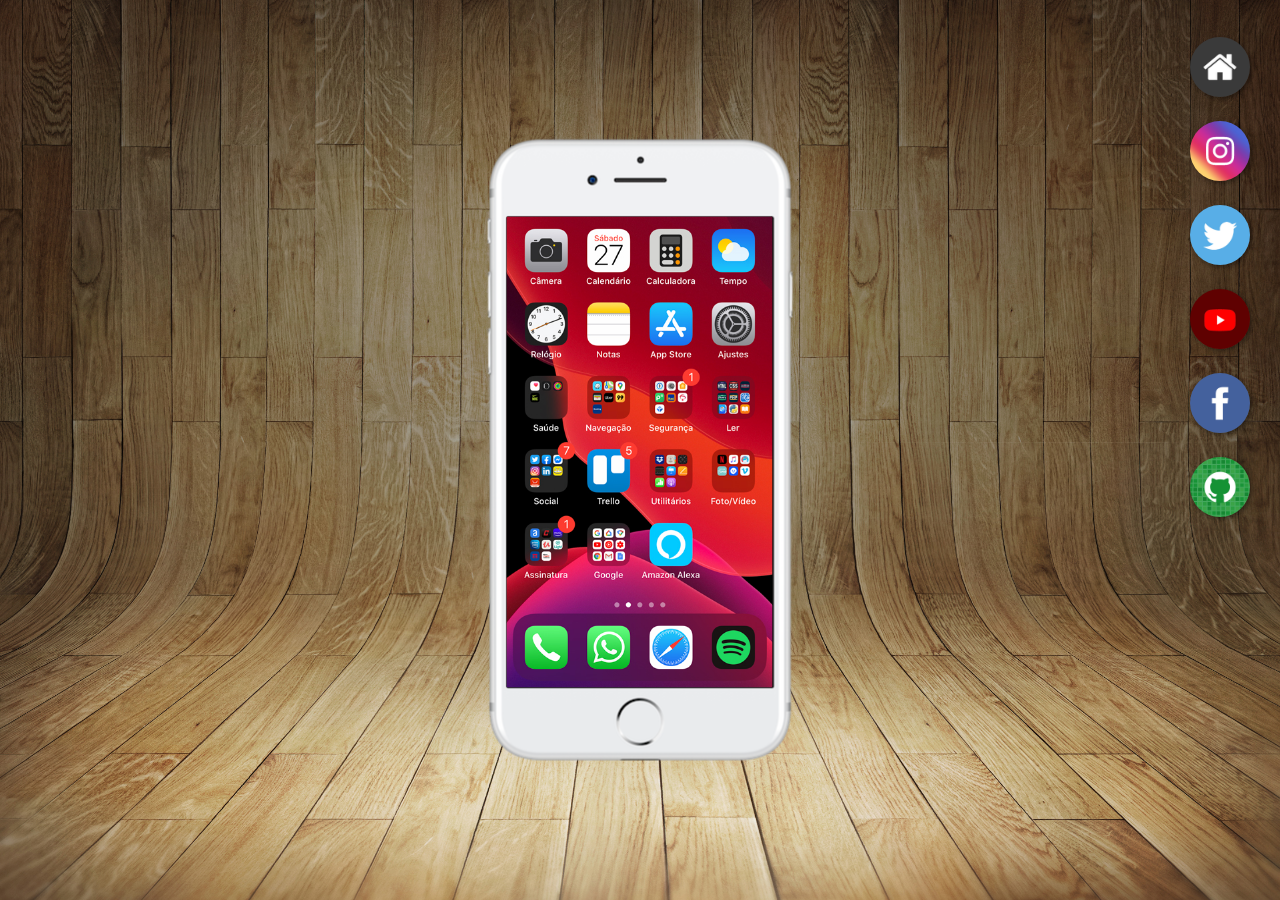
<file: index.html>
<!DOCTYPE html>
<html lang="pt-br">
<head>
    <meta charset="UTF-8">
    <meta name="viewport" content="width=device-width, initial-scale=1.0">
    <link rel="shortcut icon" href="favicon.ico" type="image/x-icon">
    <link rel="stylesheet" href="estilos/style.css">
    <title>Projeto Redes Sociais</title>
</head>
<body>
<main>
    <section id="telefone">
        <iframe name="tela" id="tela" src="home.html" frameborder="0">
            Seu navegador não é compativel com o iframe...
        </iframe>
    </section>
    <section id="redes-sociais">
        <a target="tela" href="home.html"><img src="imagens/logo-home.jpg" alt="Home"></a><br>
        <a target="tela" href="instagram.html"><img src="imagens/logo-instagram.jpg" alt="Instagram"></a><br>
        <a target="tela" href="twitter.html"><img src="imagens/logo-twitter.jpg" alt="Twitter"></a><br>
        <a target="tela" href="youtube.html"><img src="imagens/logo-youtube.jpg" alt="Youtube"></a><br>
        <a target="tela" href="facebook.html"><img src="imagens/logo-facebook.jpg" alt="Facebook"></a><br>
        <a target="tela" href="github.html"><img src="imagens/logo-github.jpg" alt="GitHub"></a>
    </section>
</main>
</body>
</html>
</file>
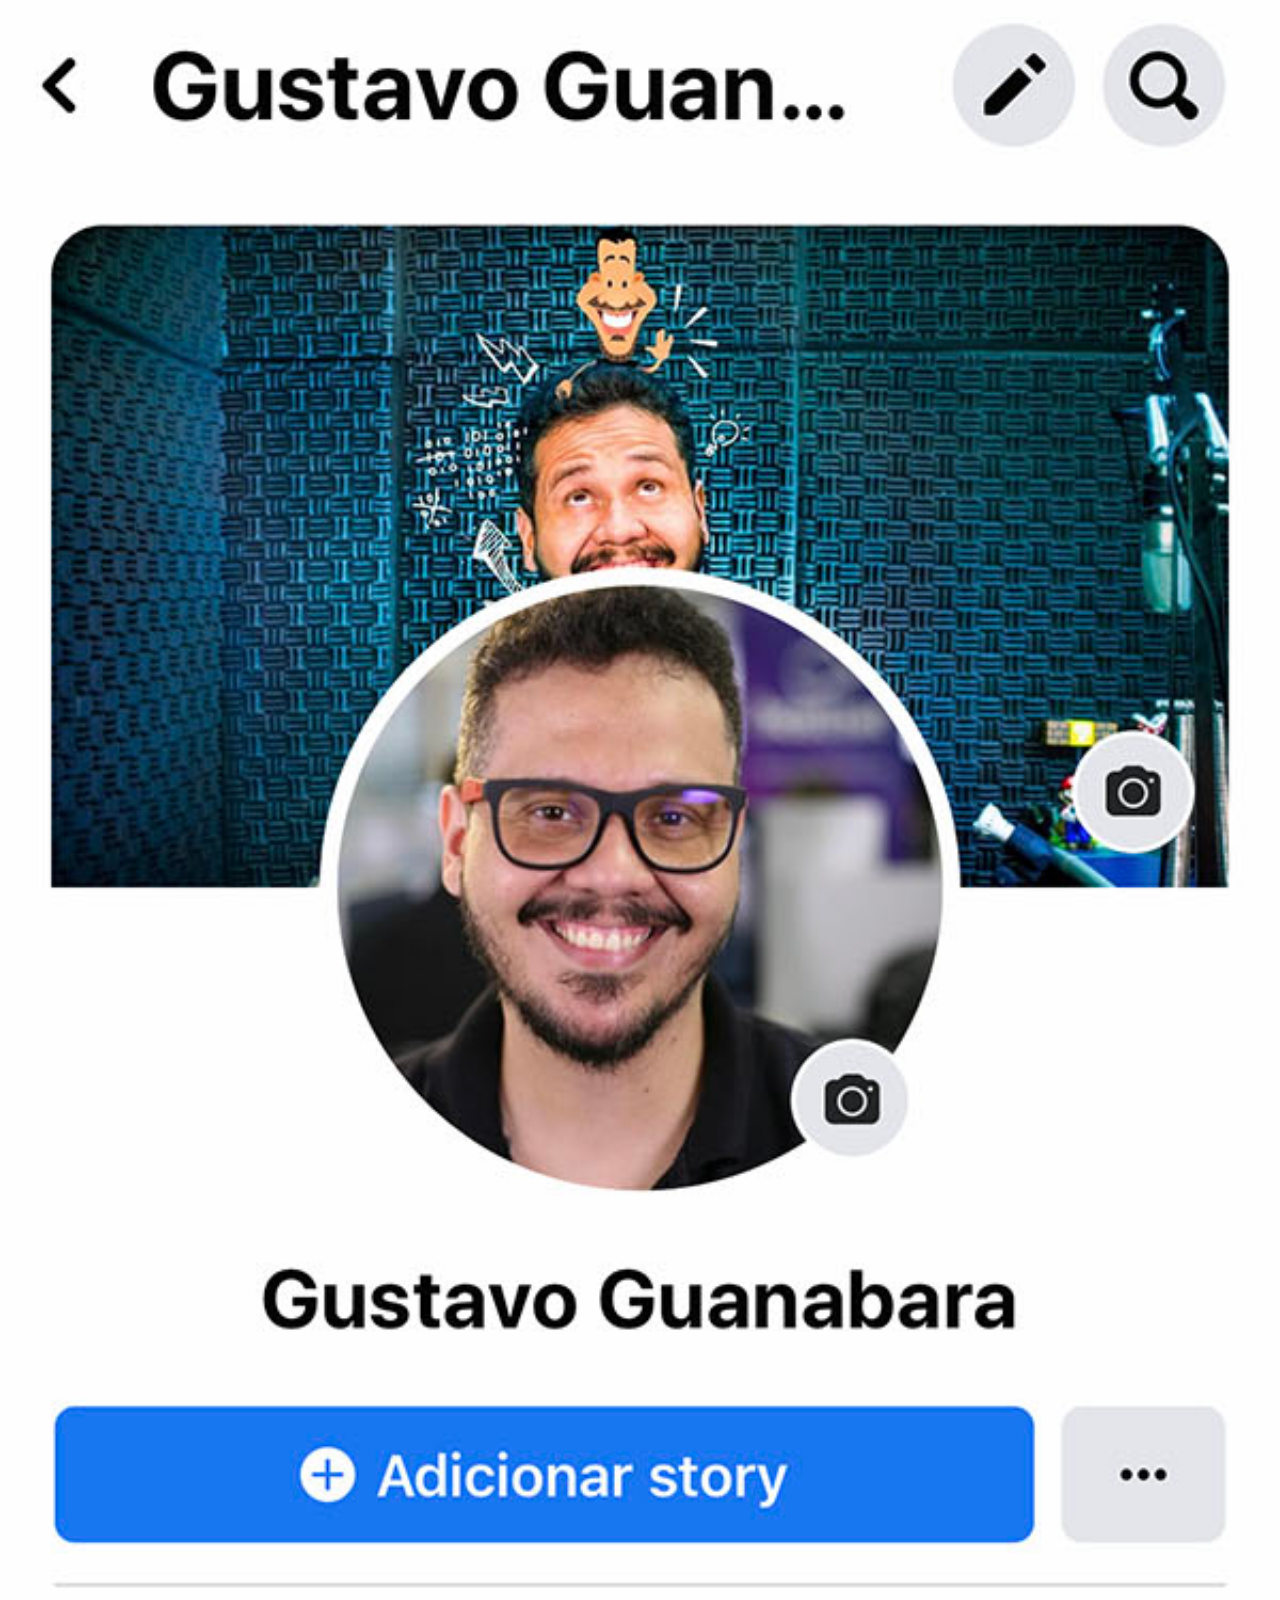
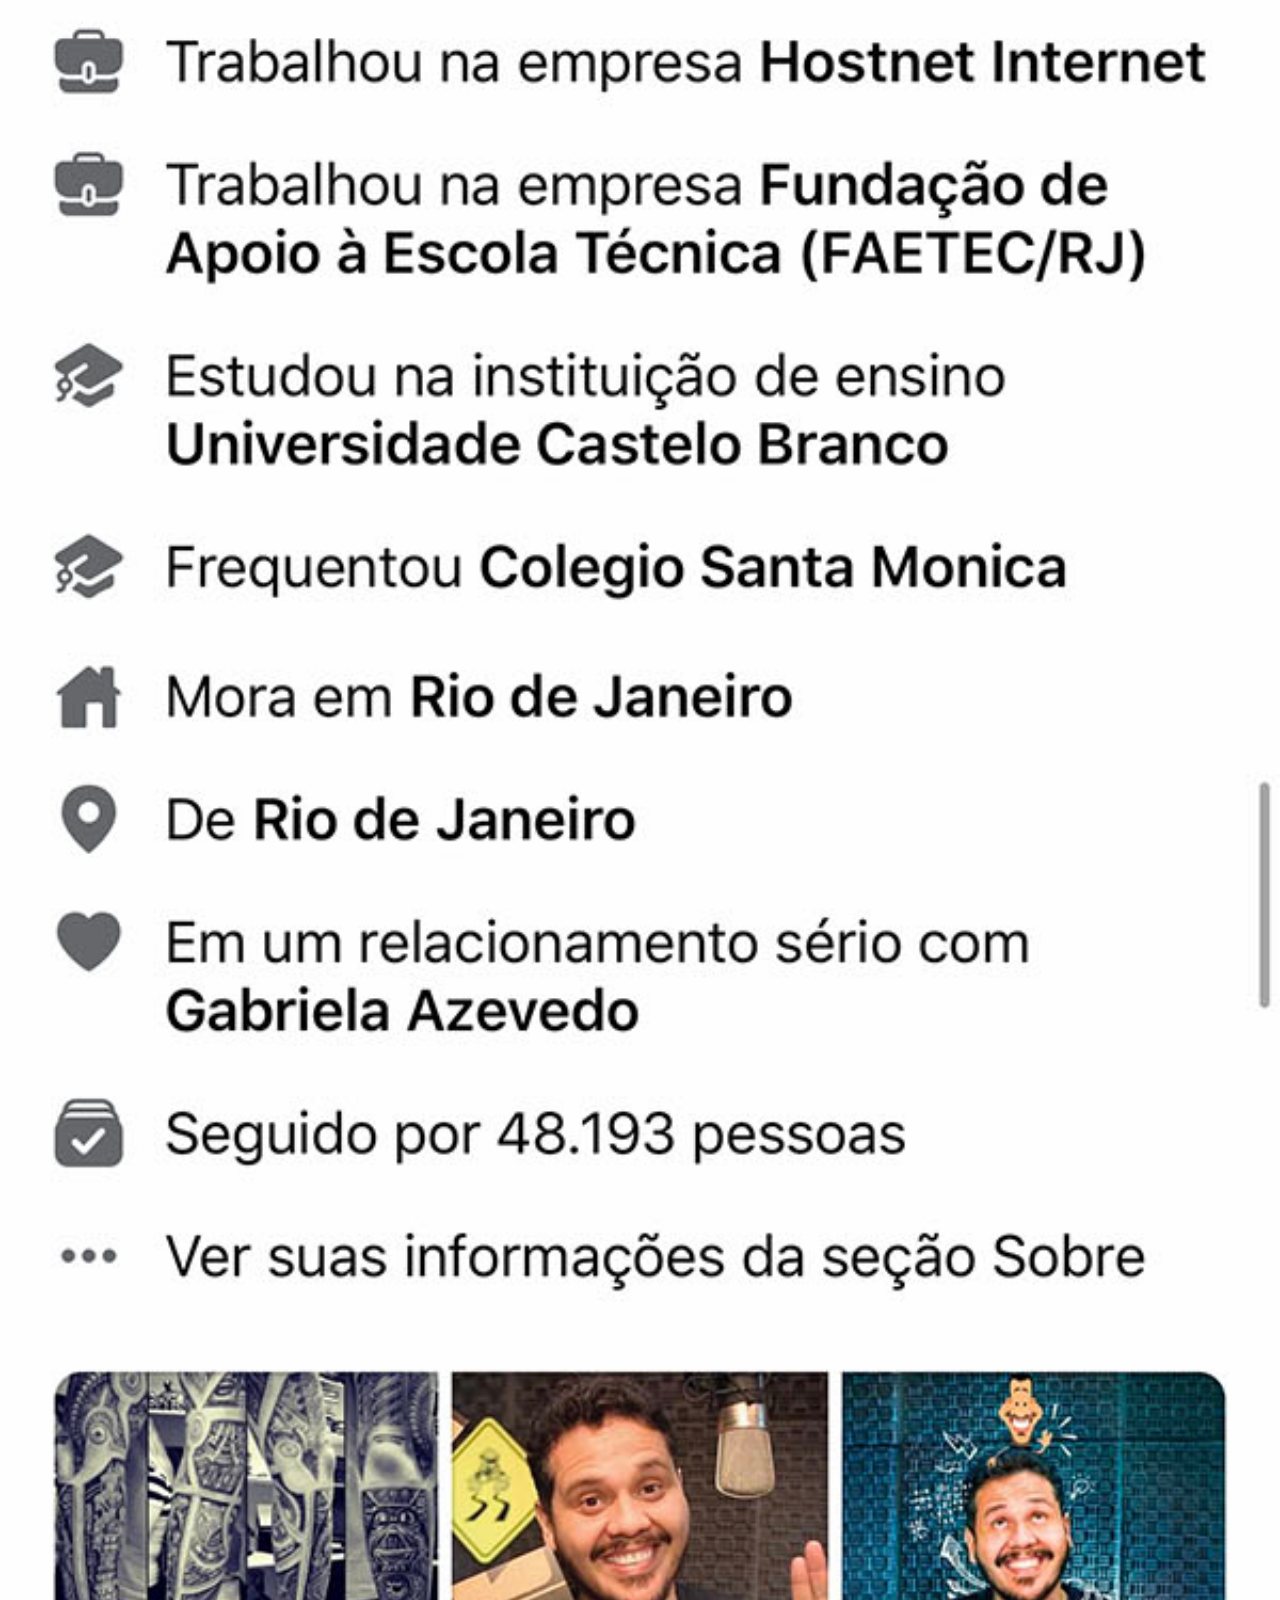
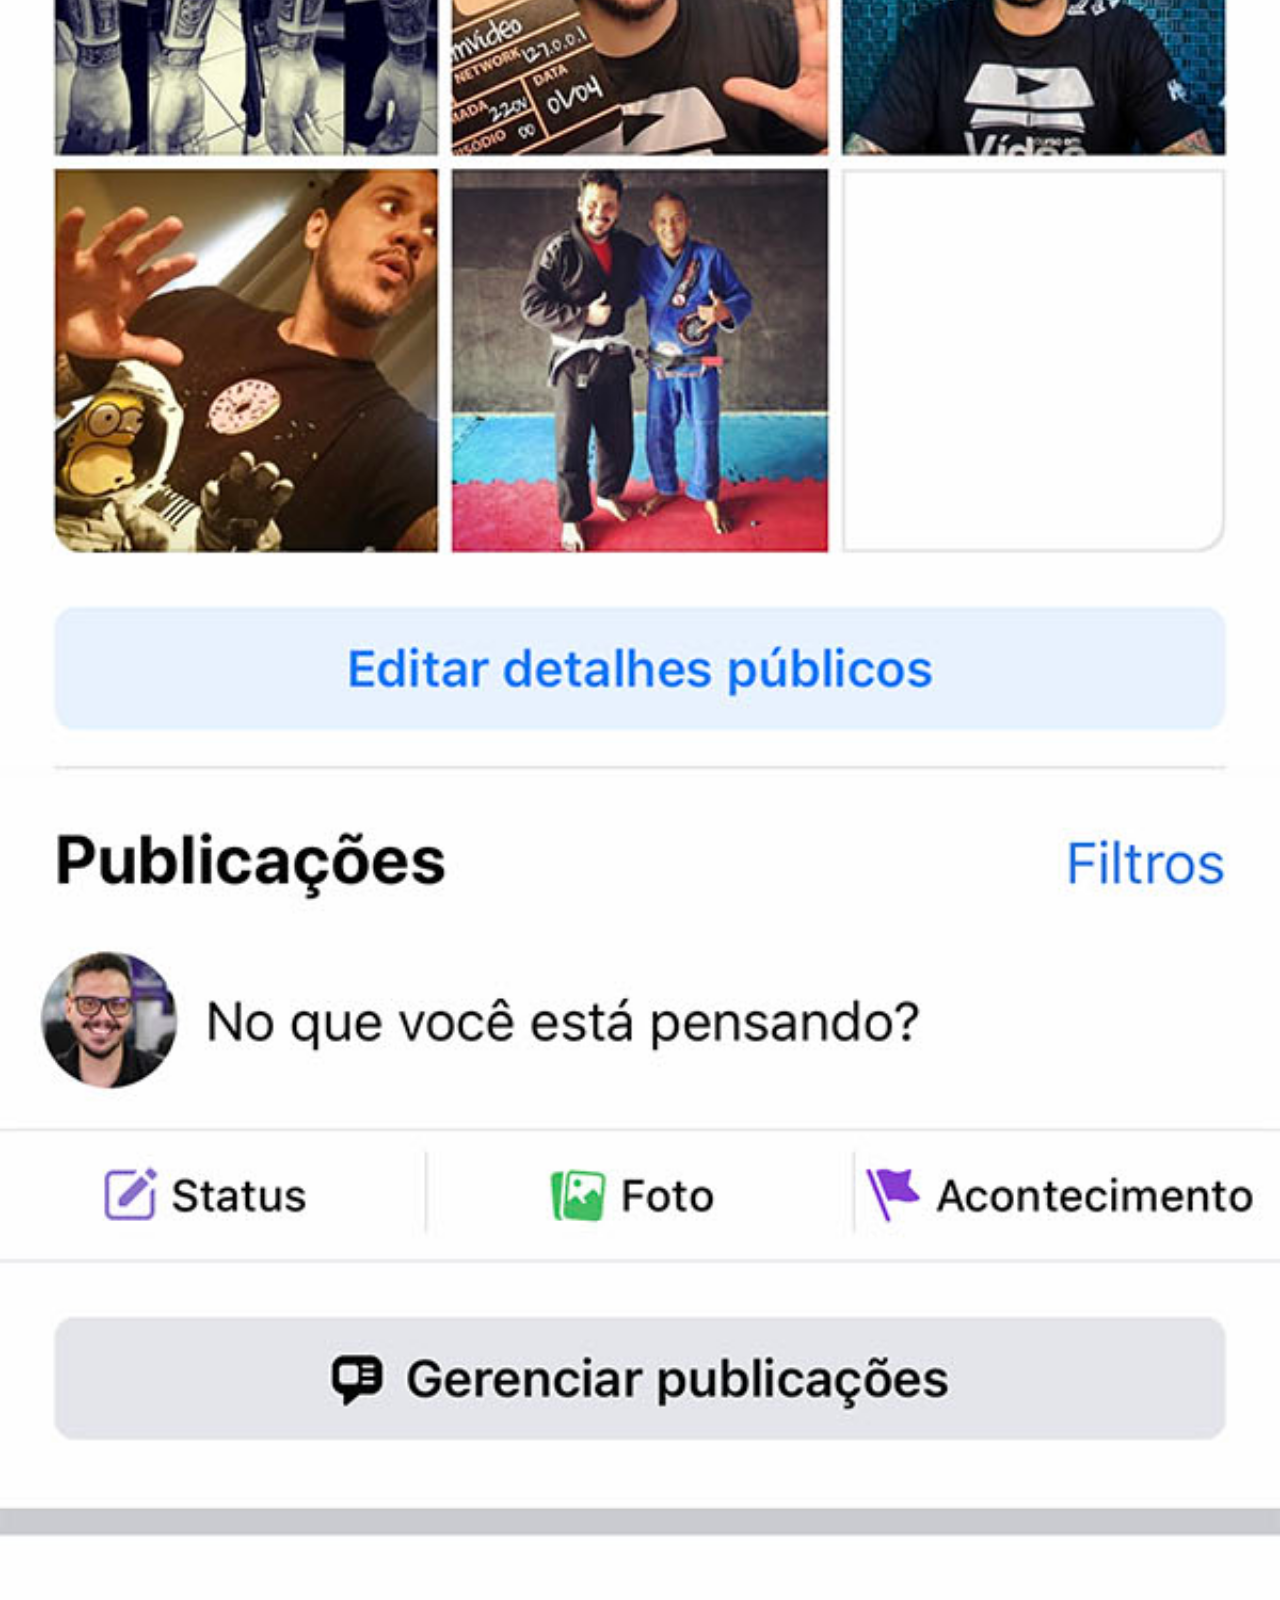
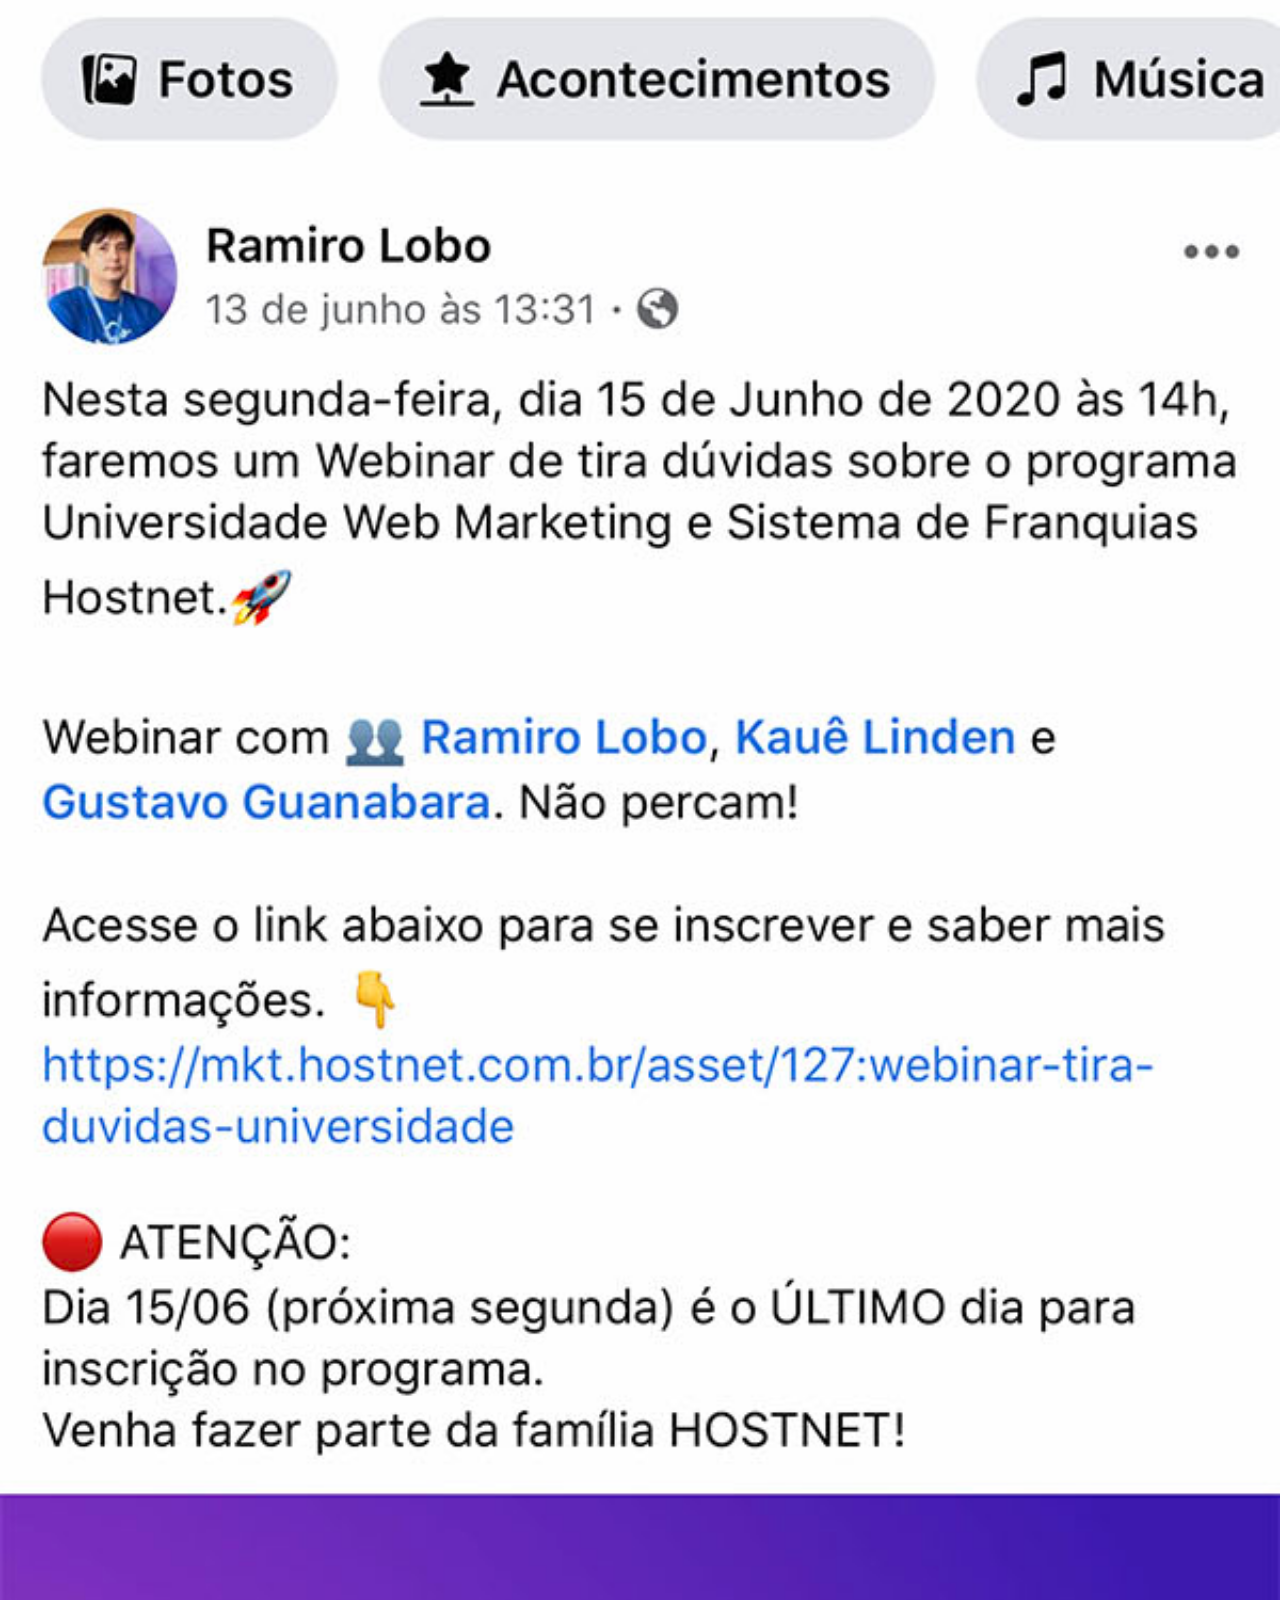
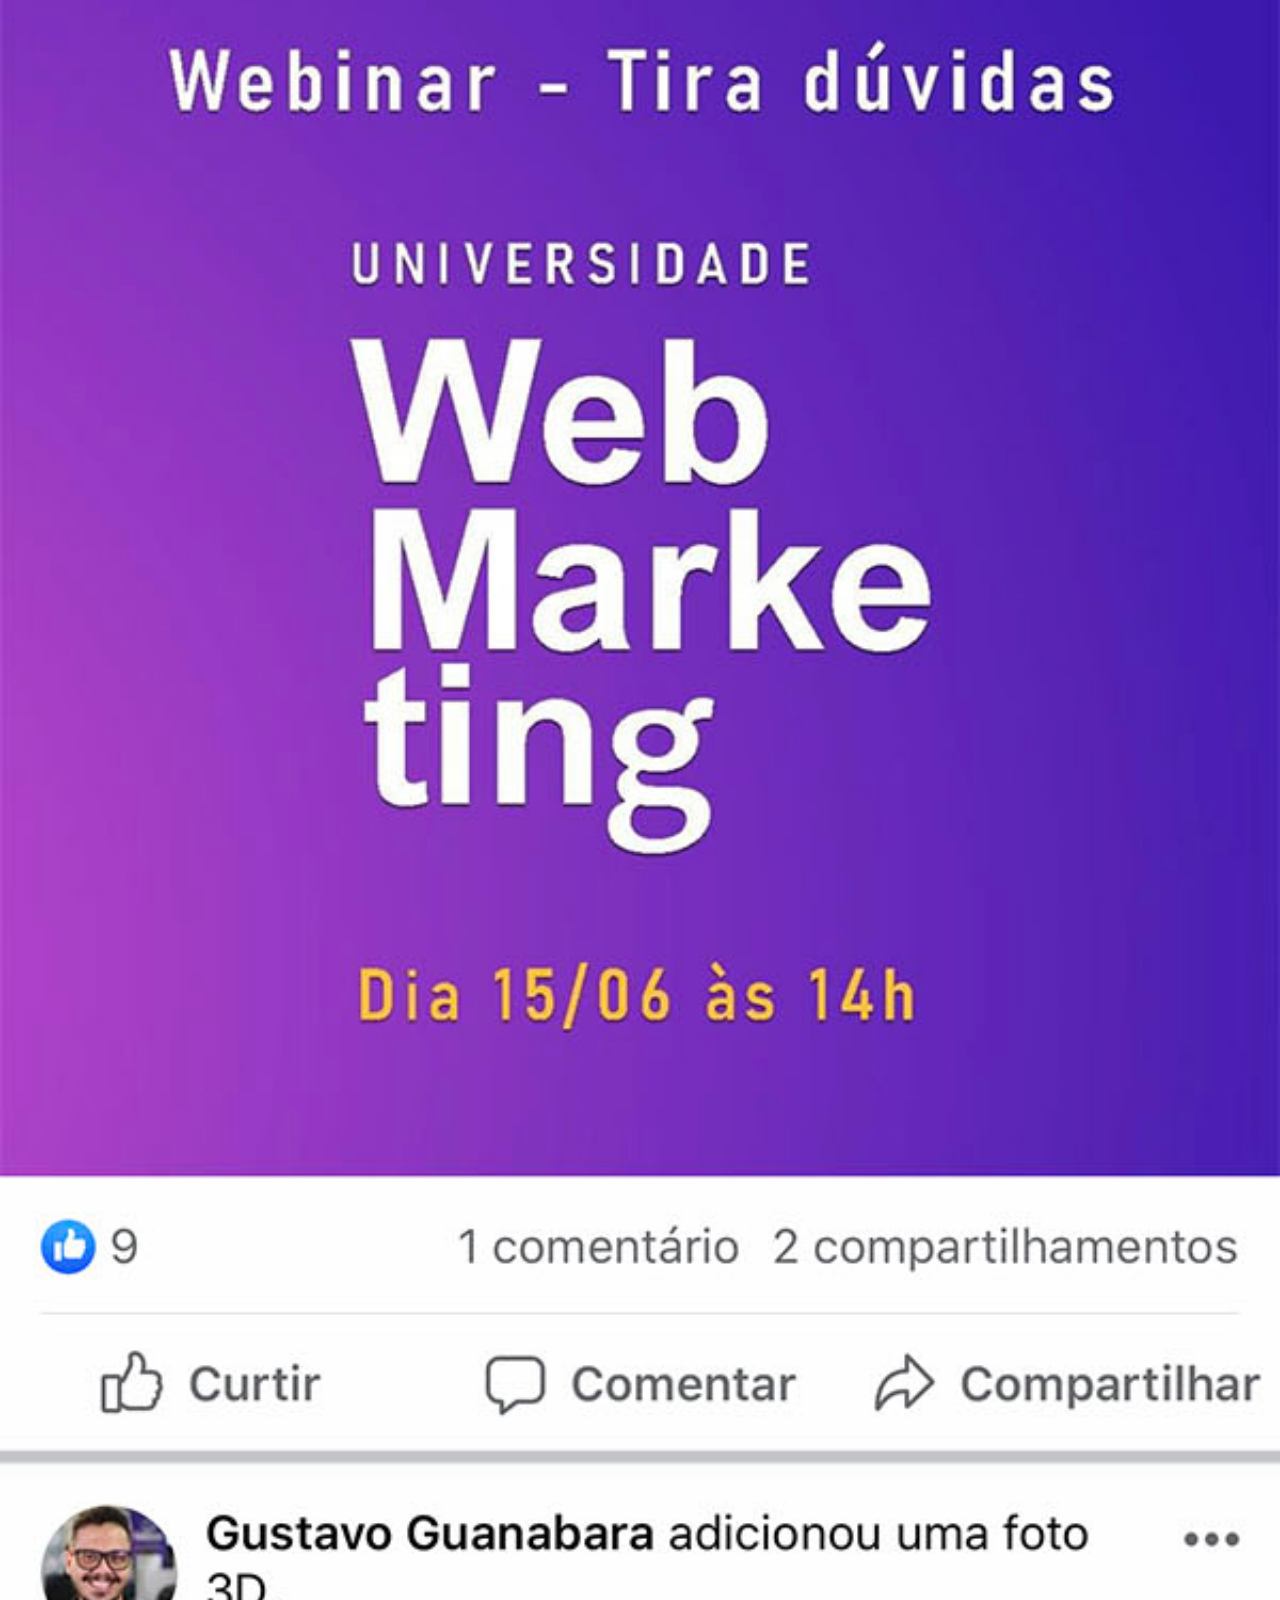
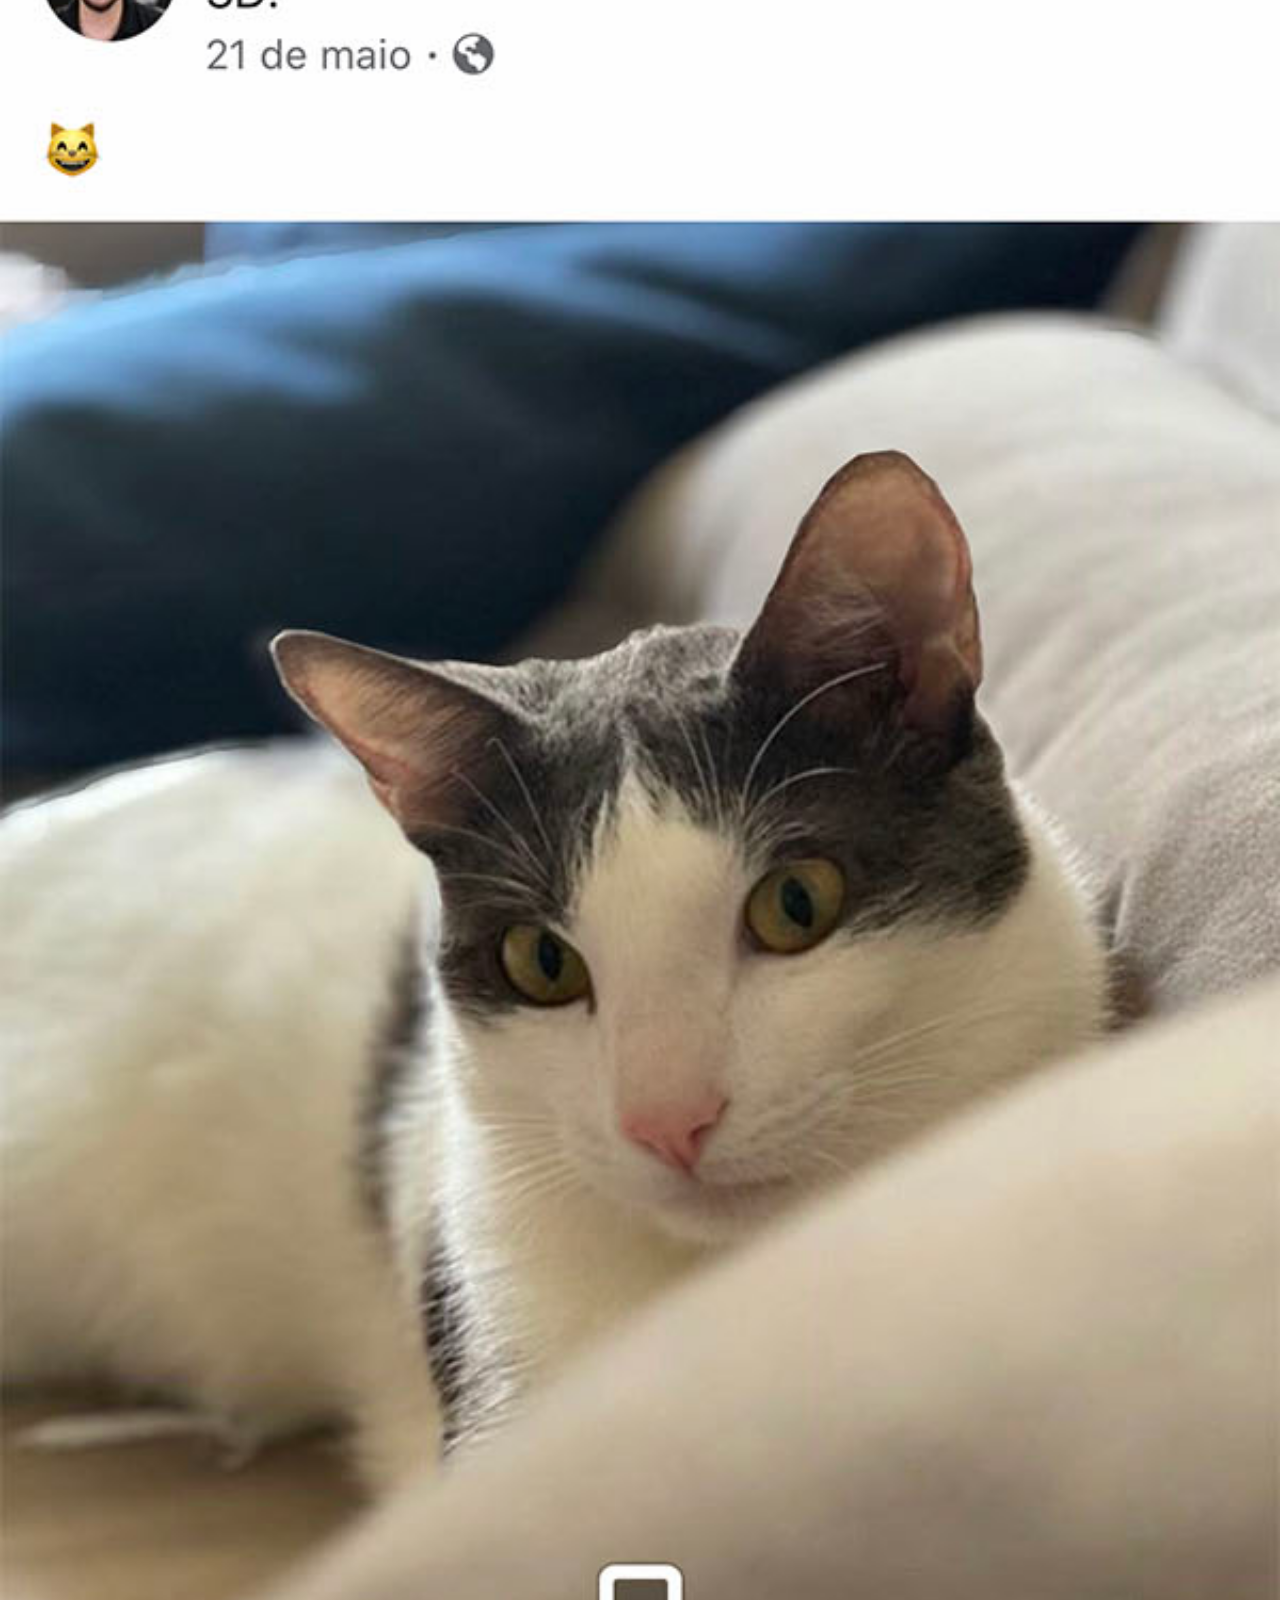
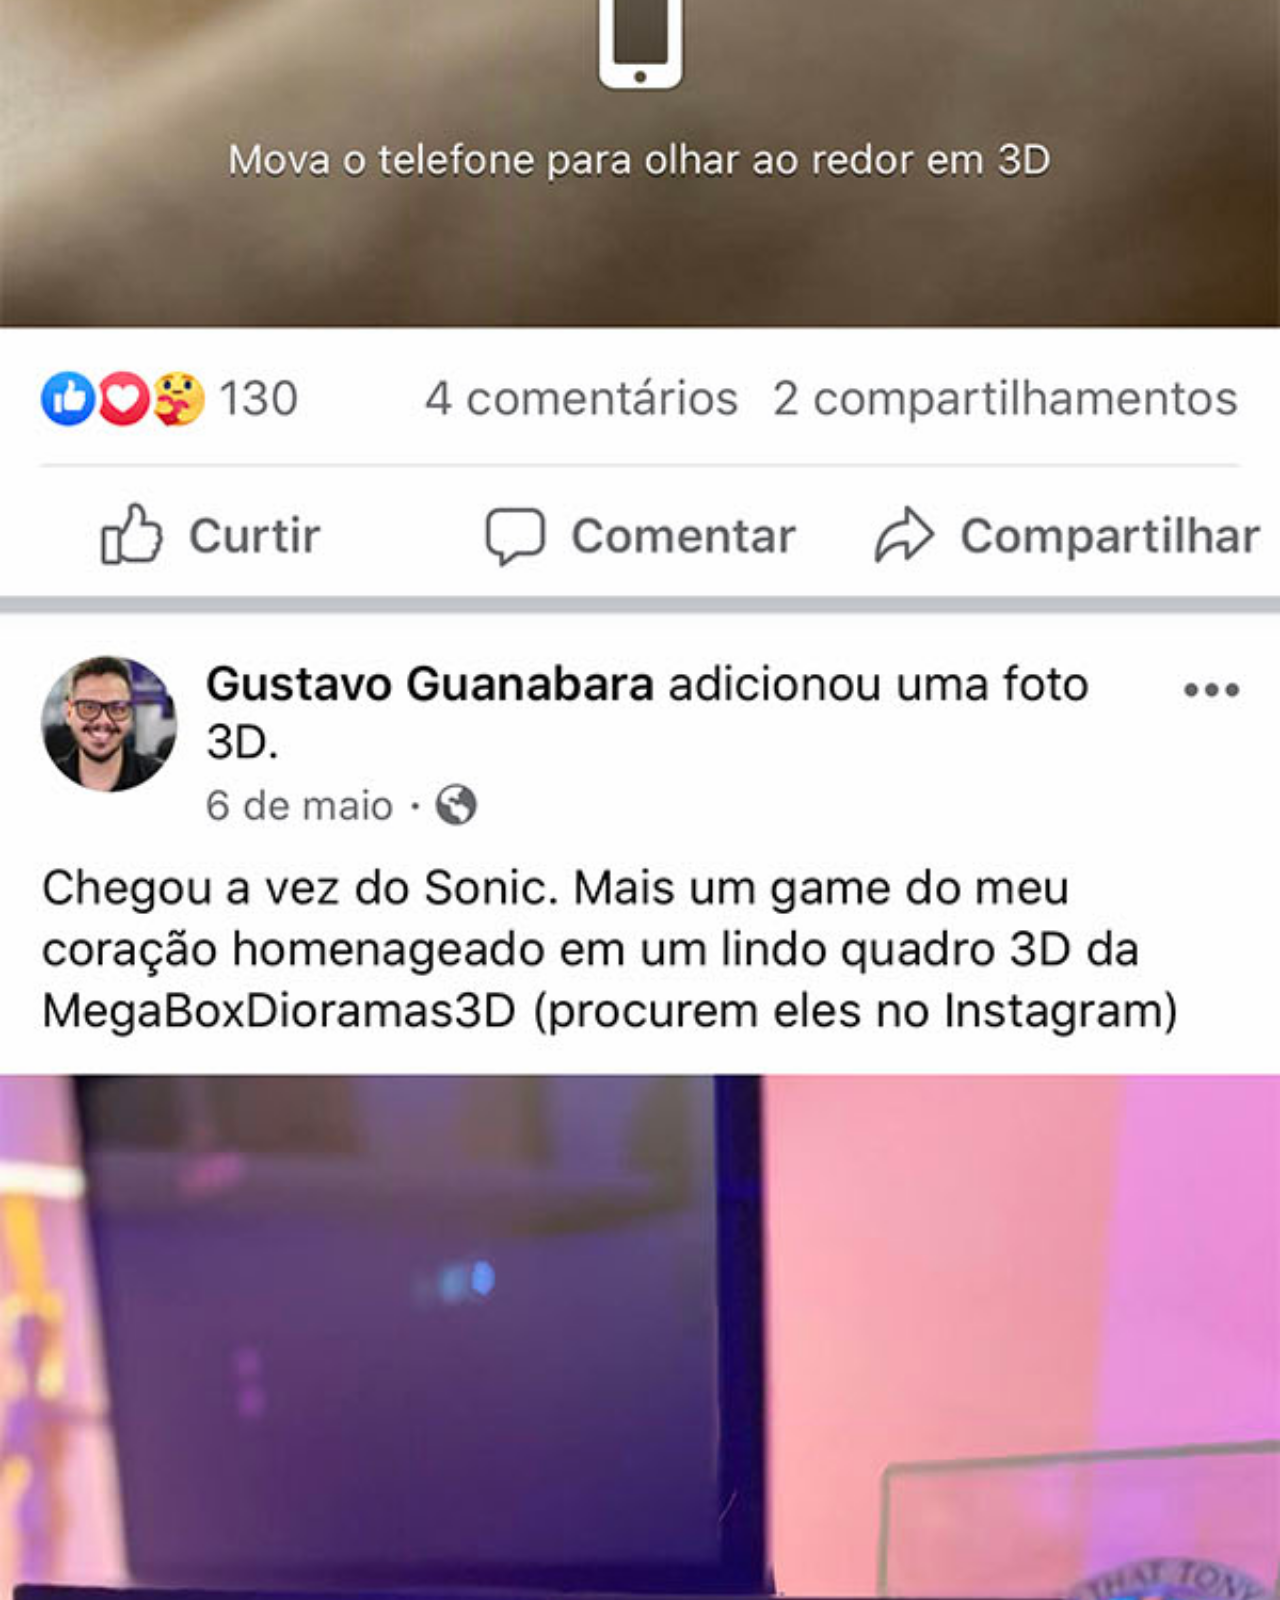
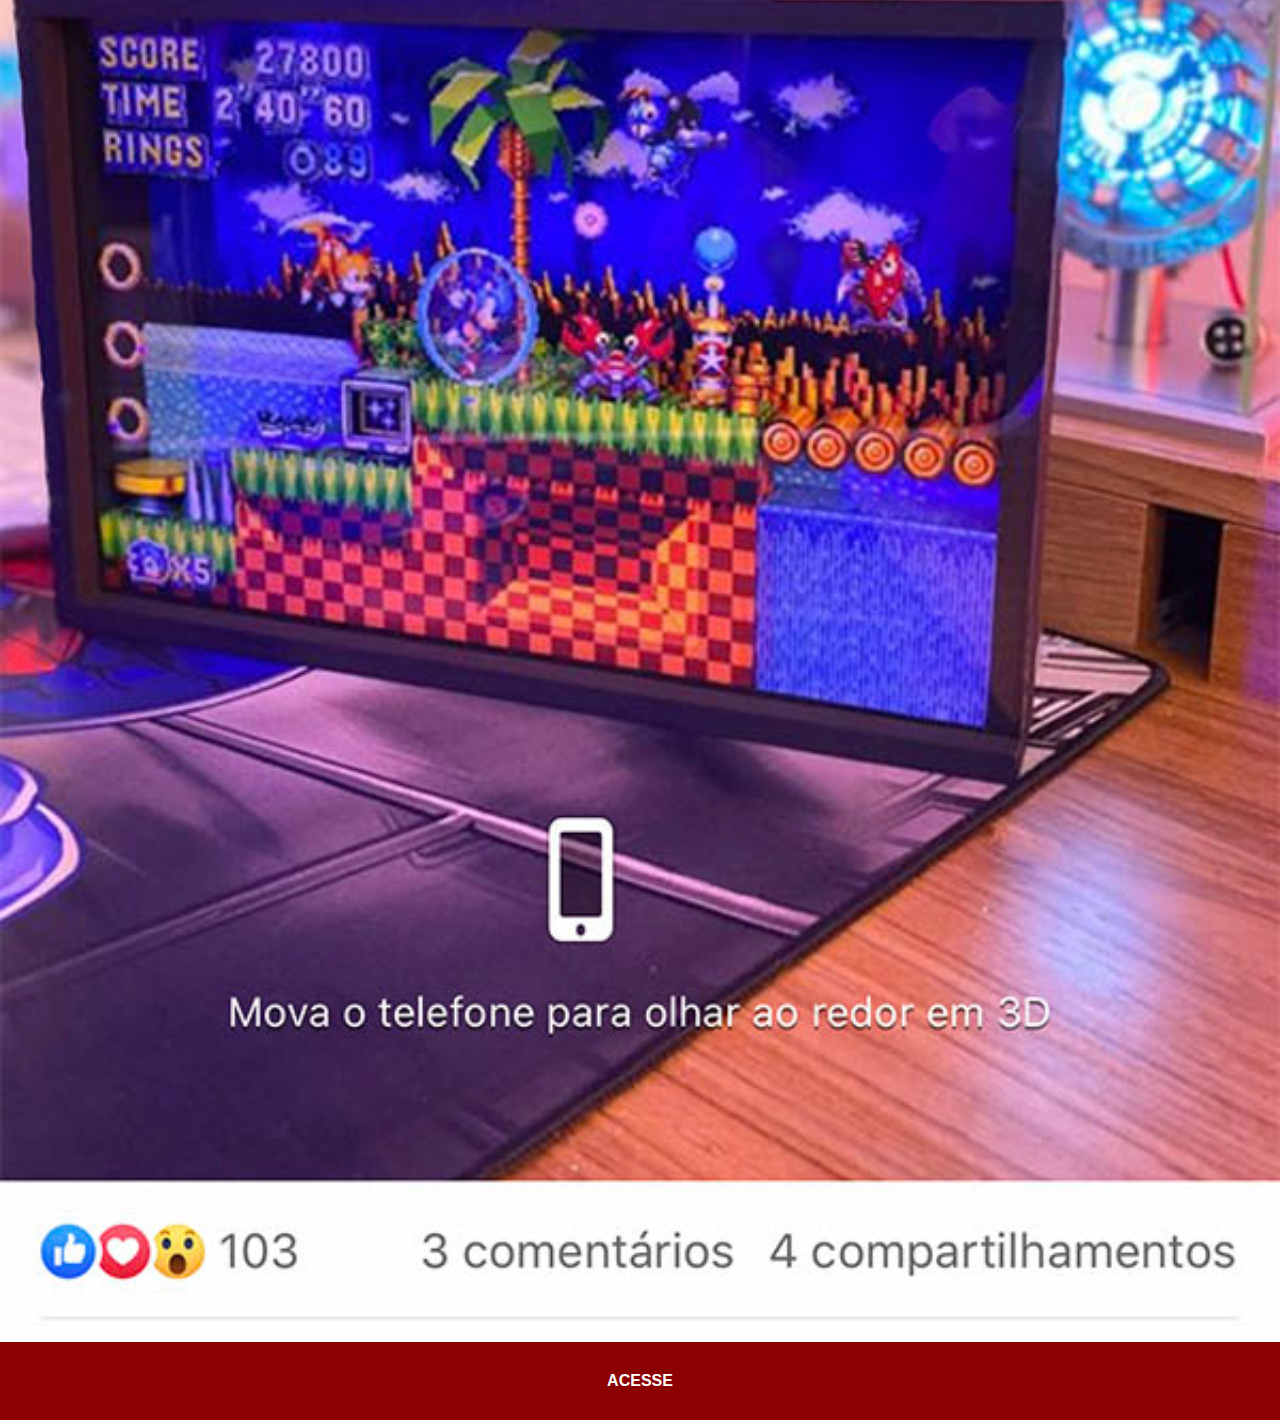
<file: facebook.html>
<!DOCTYPE html>
<html lang="pt-br">
<head>
    <meta charset="UTF-8">
    <meta name="viewport" content="width=device-width, initial-scale=1.0">
    <title>facebook</title>
    <style>
        *{
            margin: 0px;
            padding: 0px;
            font-family: Arial, Helvetica, sans-serif;
        }

        img{
            width: 100vw;
        }

        ::-webkit-scrollbar{
            width: 0px;
            height: 0px;
        }

        a{
            display: block;
            background-color: darkred;
            color: white;
            padding: 30px;
            text-align: center;
            text-decoration: none;
            font-weight: bolder;
        }
    </style>
</head>
<body>
    <img src="imagens/tela-facebook.jpg" alt="facebook">
    <a target="_blank" href="https://www.facebook.com/CursosEmVideo/?locale=pt_BR">ACESSE</a>
</body>
</html>
</file>
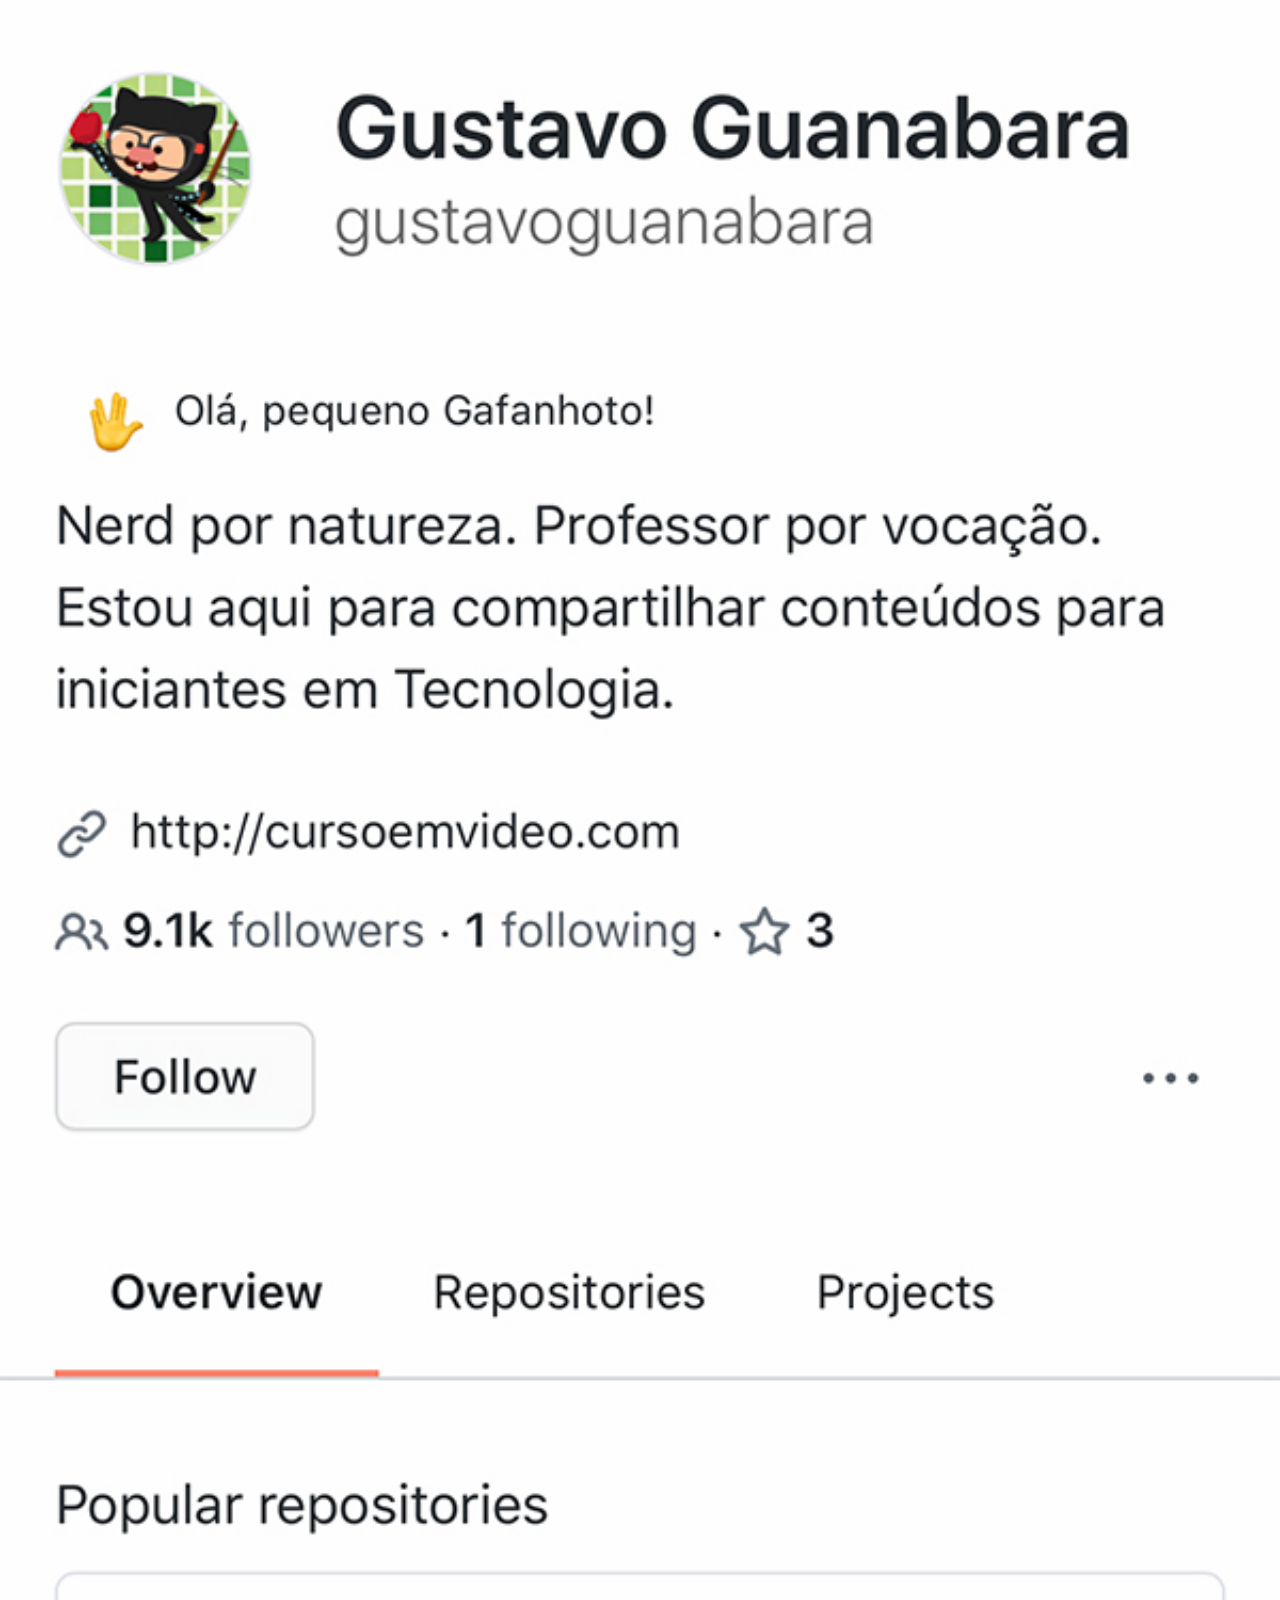
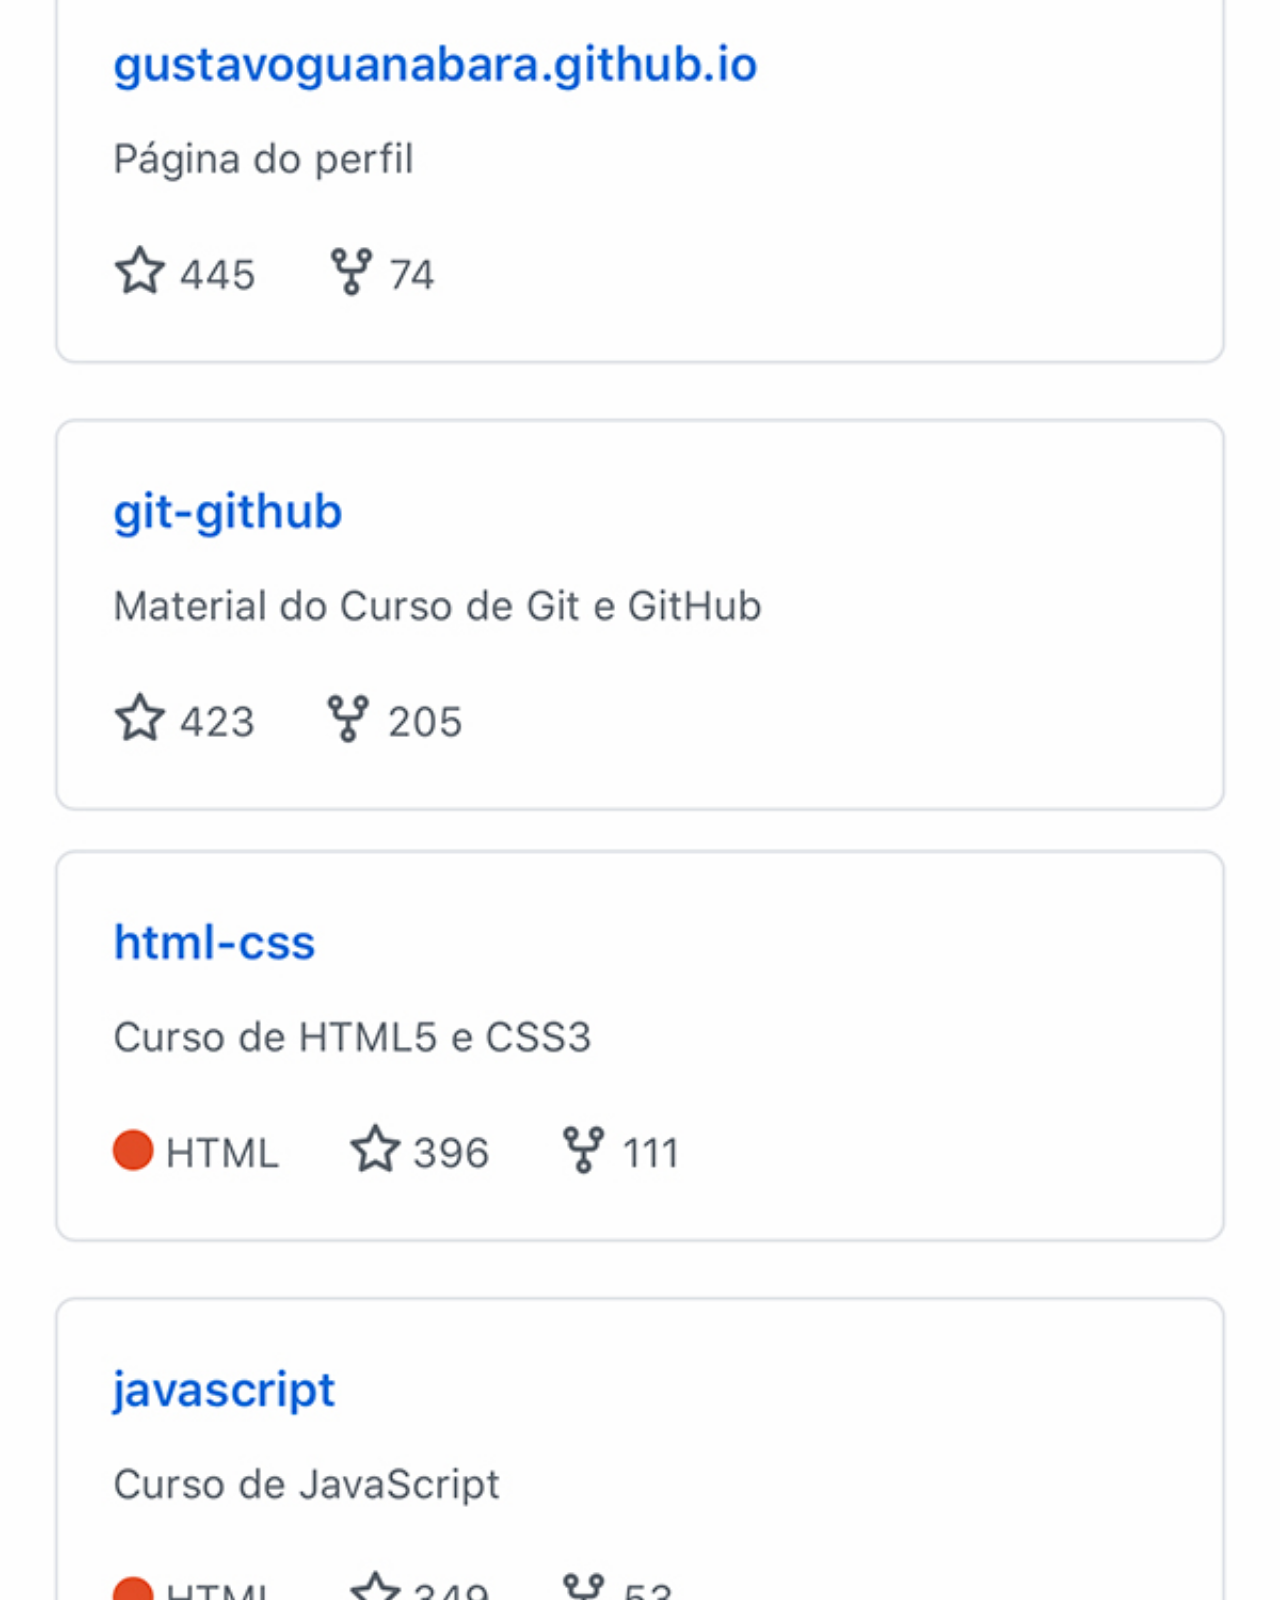
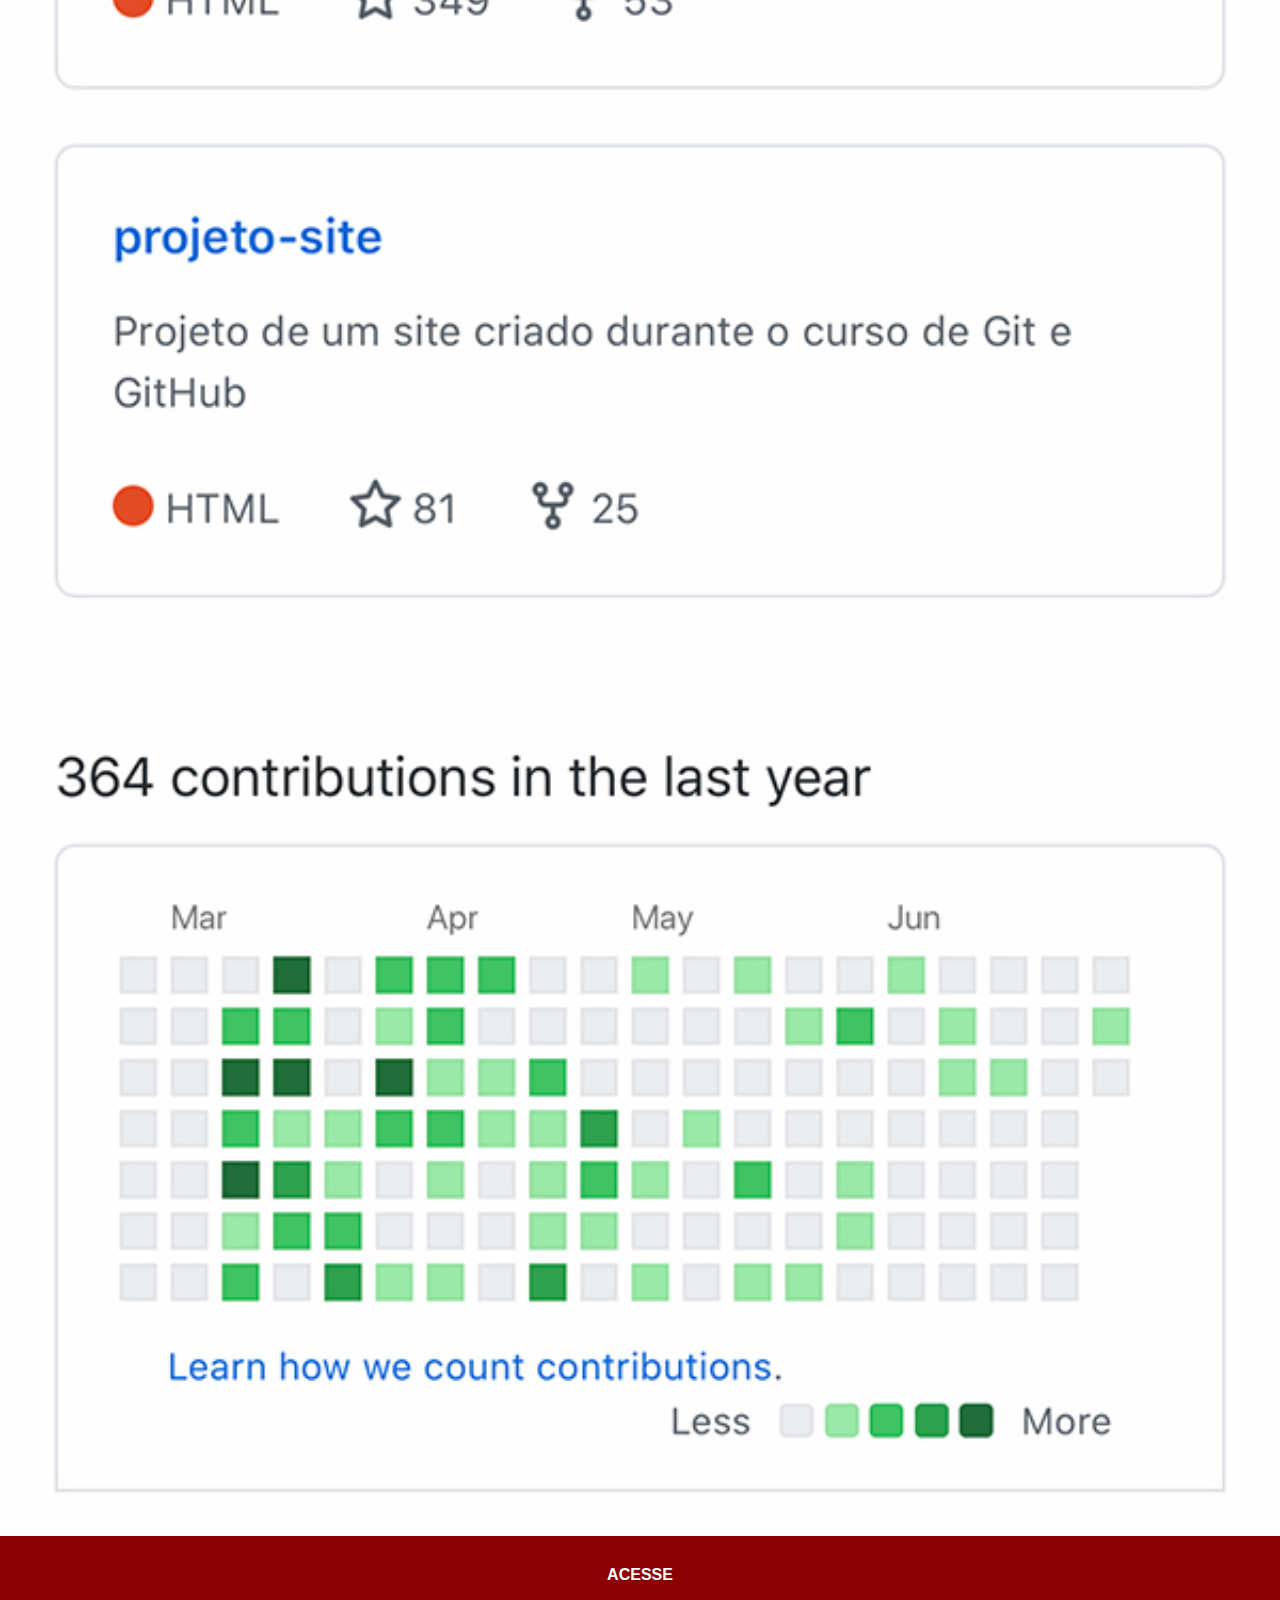
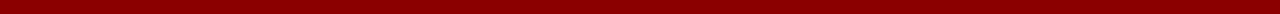
<file: github.html>
<!DOCTYPE html>
<html lang="pt-br">
<head>
    <meta charset="UTF-8">
    <meta name="viewport" content="width=device-width, initial-scale=1.0">
    <title>github</title>
    <style>
        *{
            margin: 0px;
            padding: 0px;
            font-family: Arial, Helvetica, sans-serif;
        }

        img{
            width: 100vw;
        }

        ::-webkit-scrollbar{
            width: 0px;
            height: 0px;
        }

        a{
            display: block;
            background-color: darkred;
            color: white;
            padding: 30px;
            text-align: center;
            text-decoration: none;
            font-weight: bolder;
        }
    </style>
</head>
<body>
    <img src="imagens/tela-github.jpg" alt="github">
    <a target="_blank" href="https://github.com/gustavoguanabara">ACESSE</a>
</body>
</html>
</file>
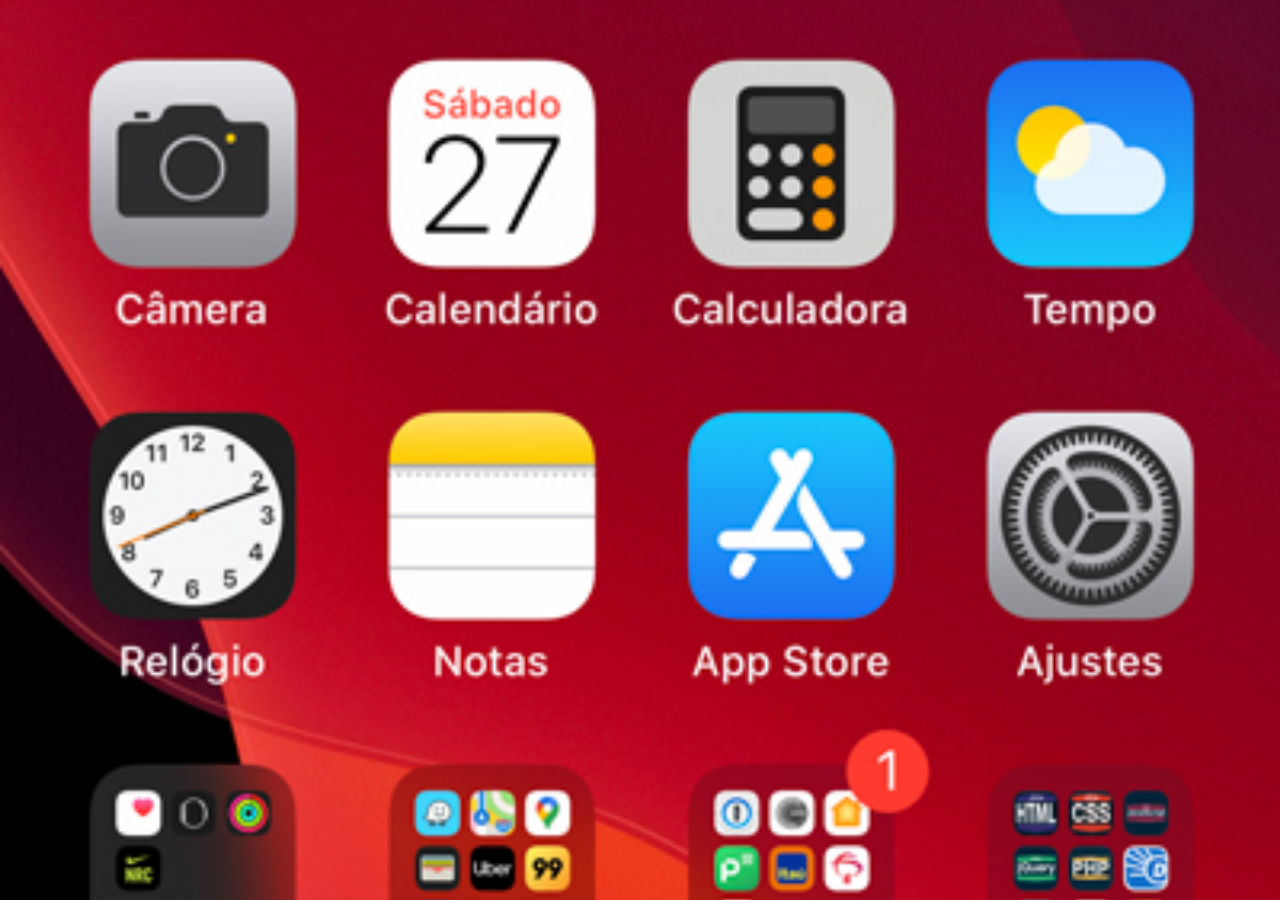
<file: home.html>
<!DOCTYPE html>
<html lang="pt-br">
<head>
    <meta charset="UTF-8">
    <meta name="viewport" content="width=device-width, initial-scale=1.0">
    <style>
        *{
            margin: 0px;
            padding: 0px;
        }
        body{
            height: 100vh;
            width: 100vw;
            background: black url(imagens/tela-home.jpg) no-repeat top center;
            background-size: cover;
        }
    </style>
    <title>home</title>
</head>
<body>
    
</body>
</html>
</file>
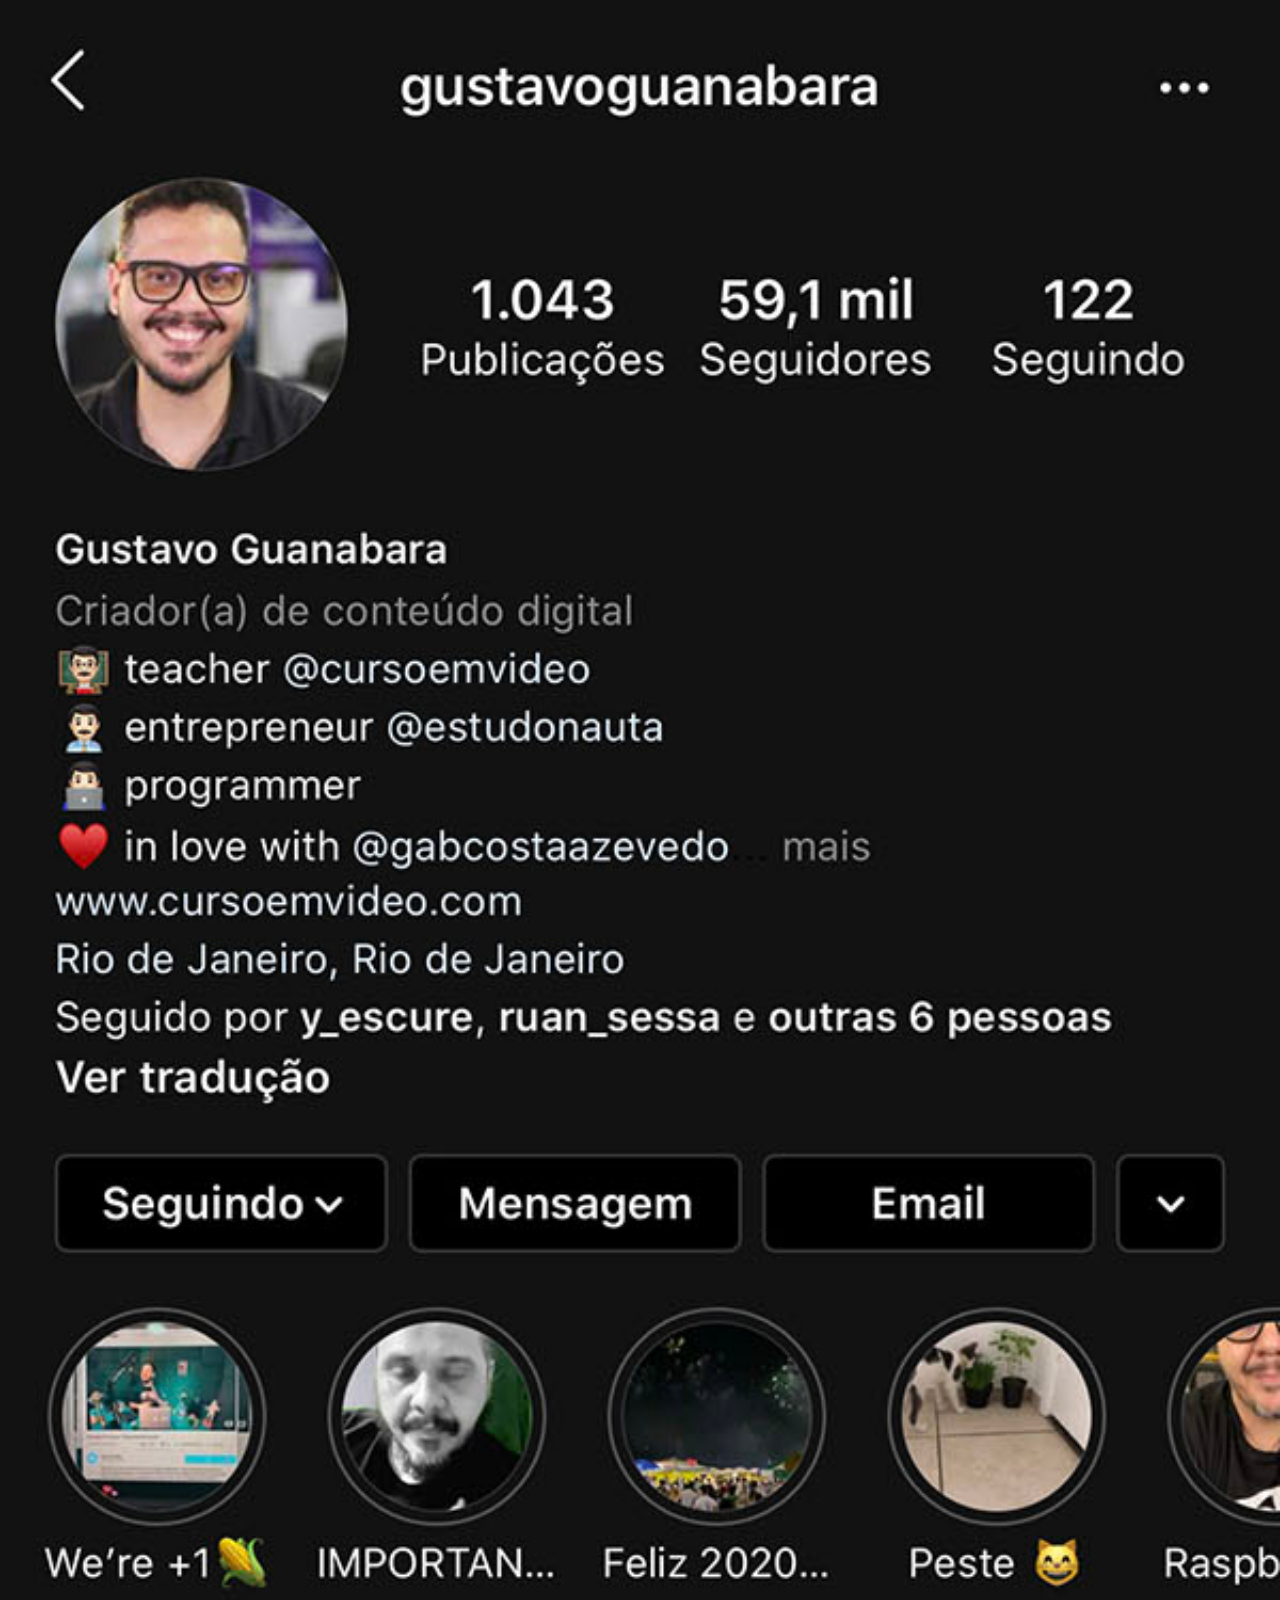
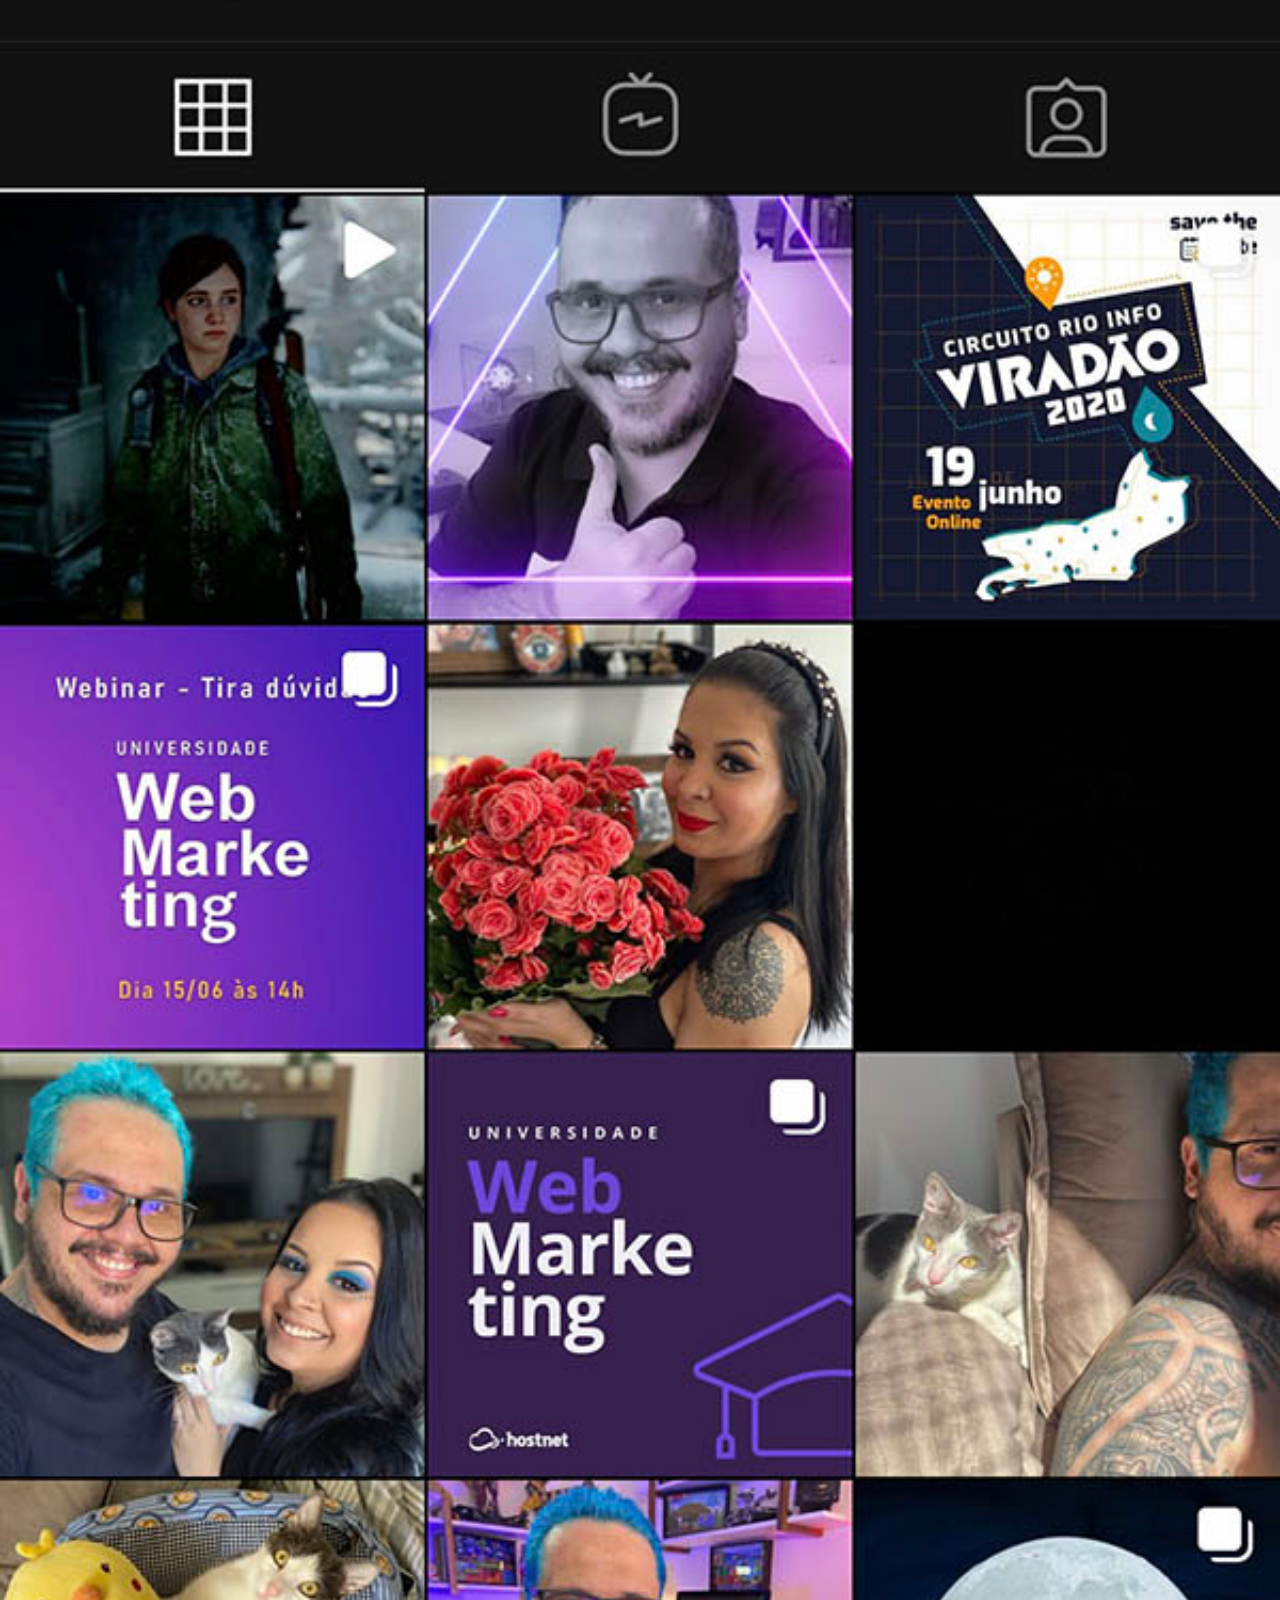
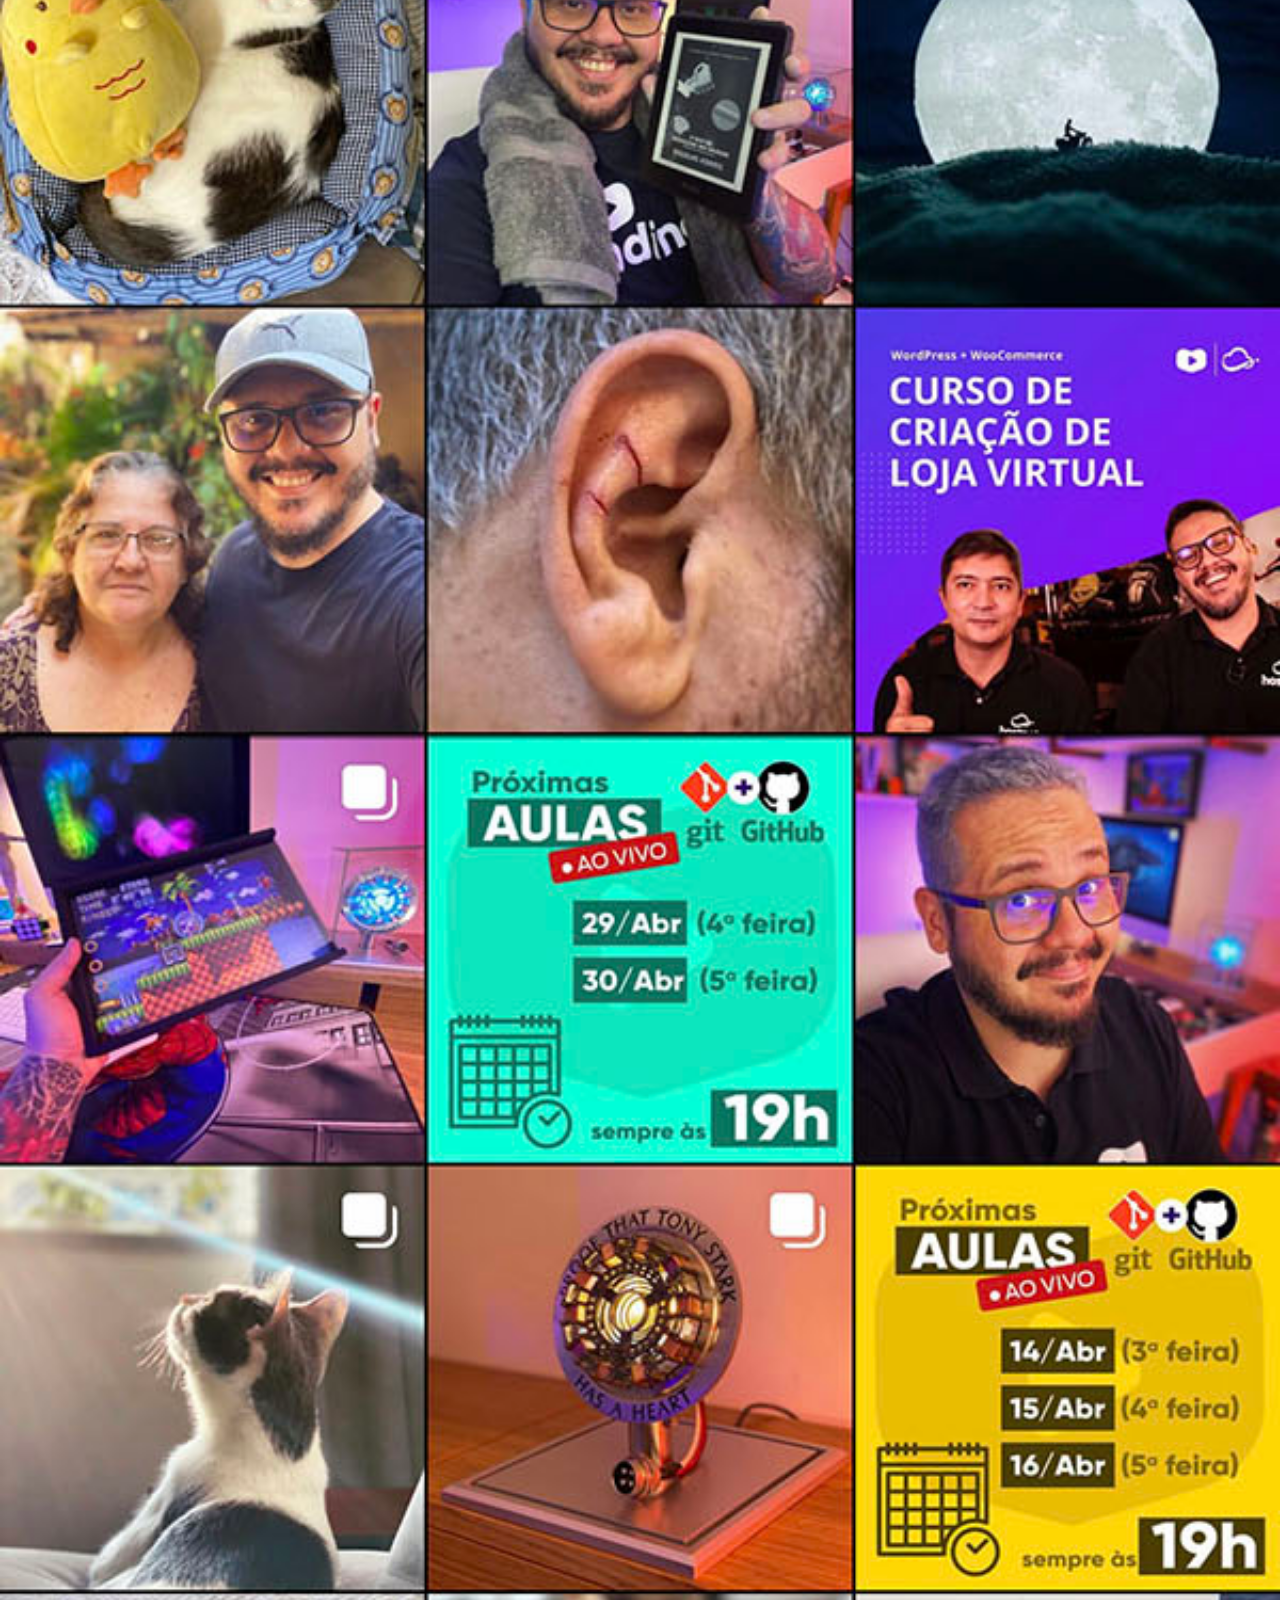
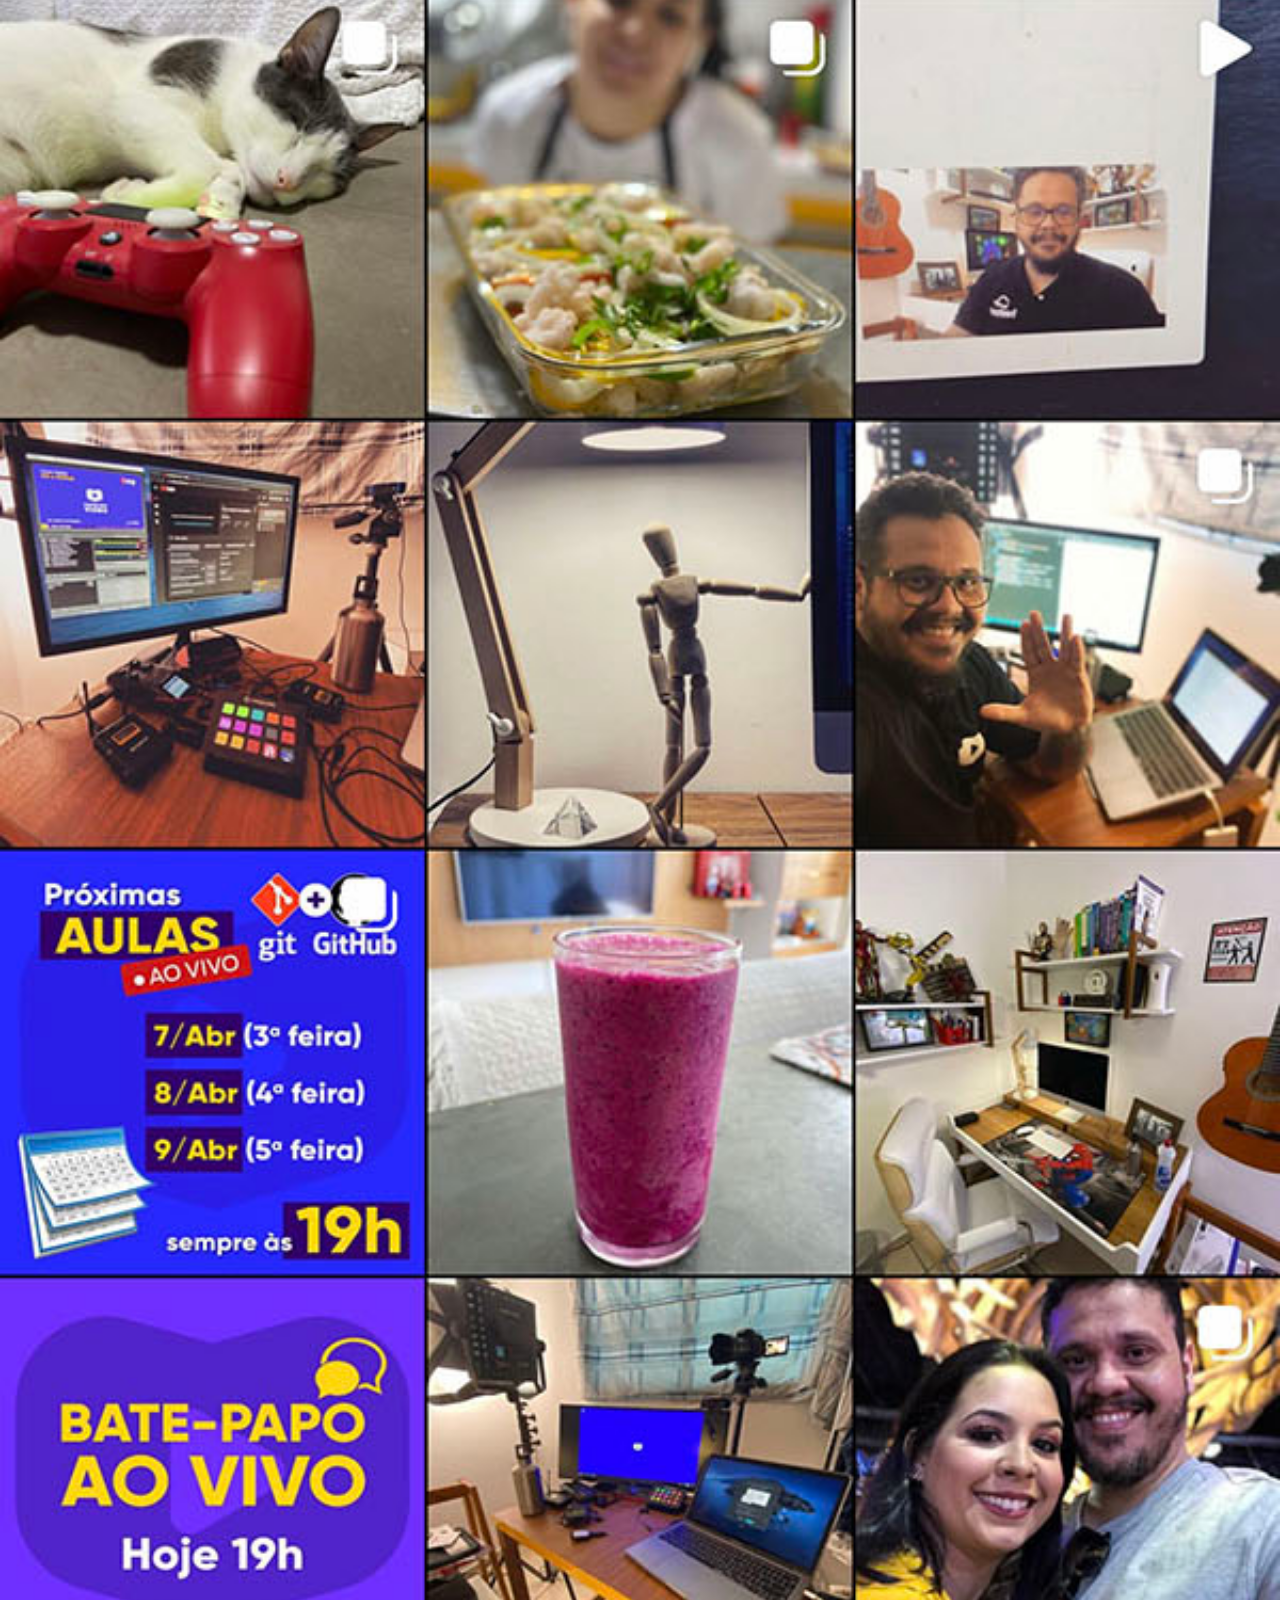
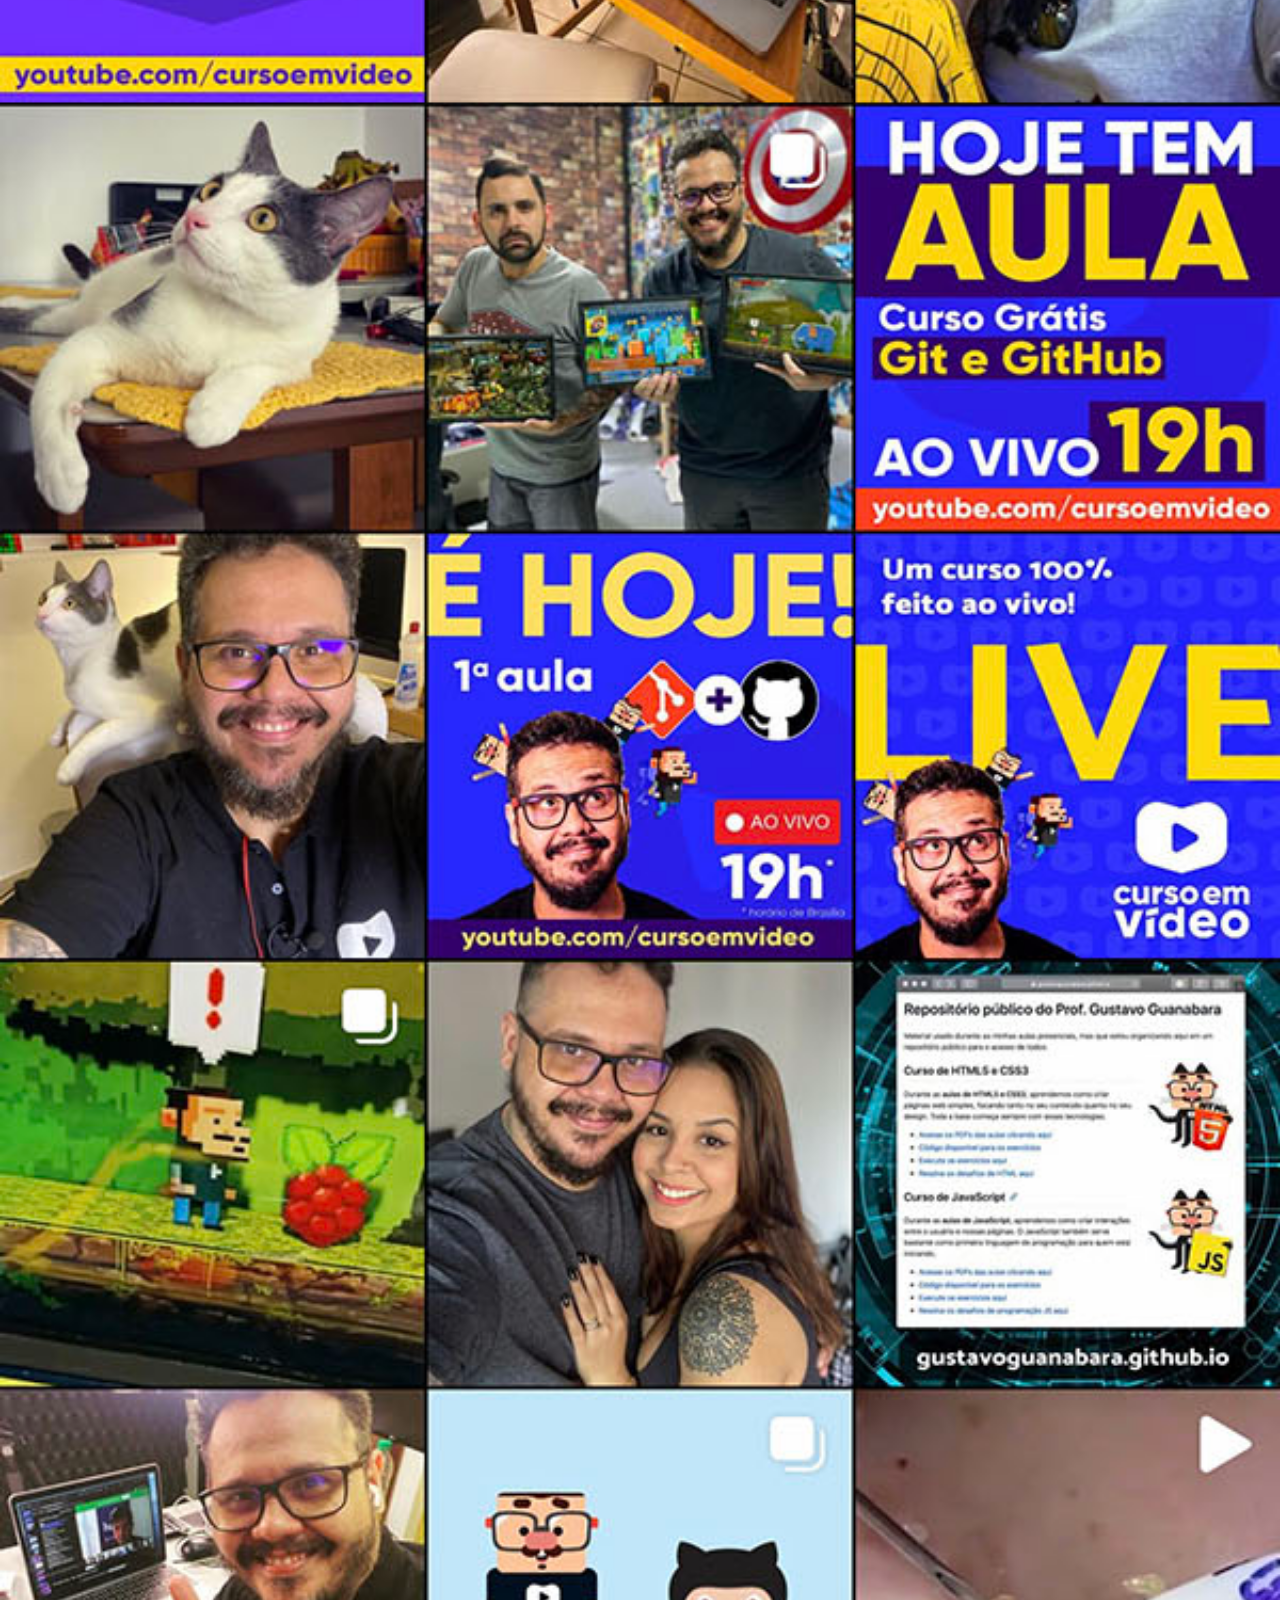
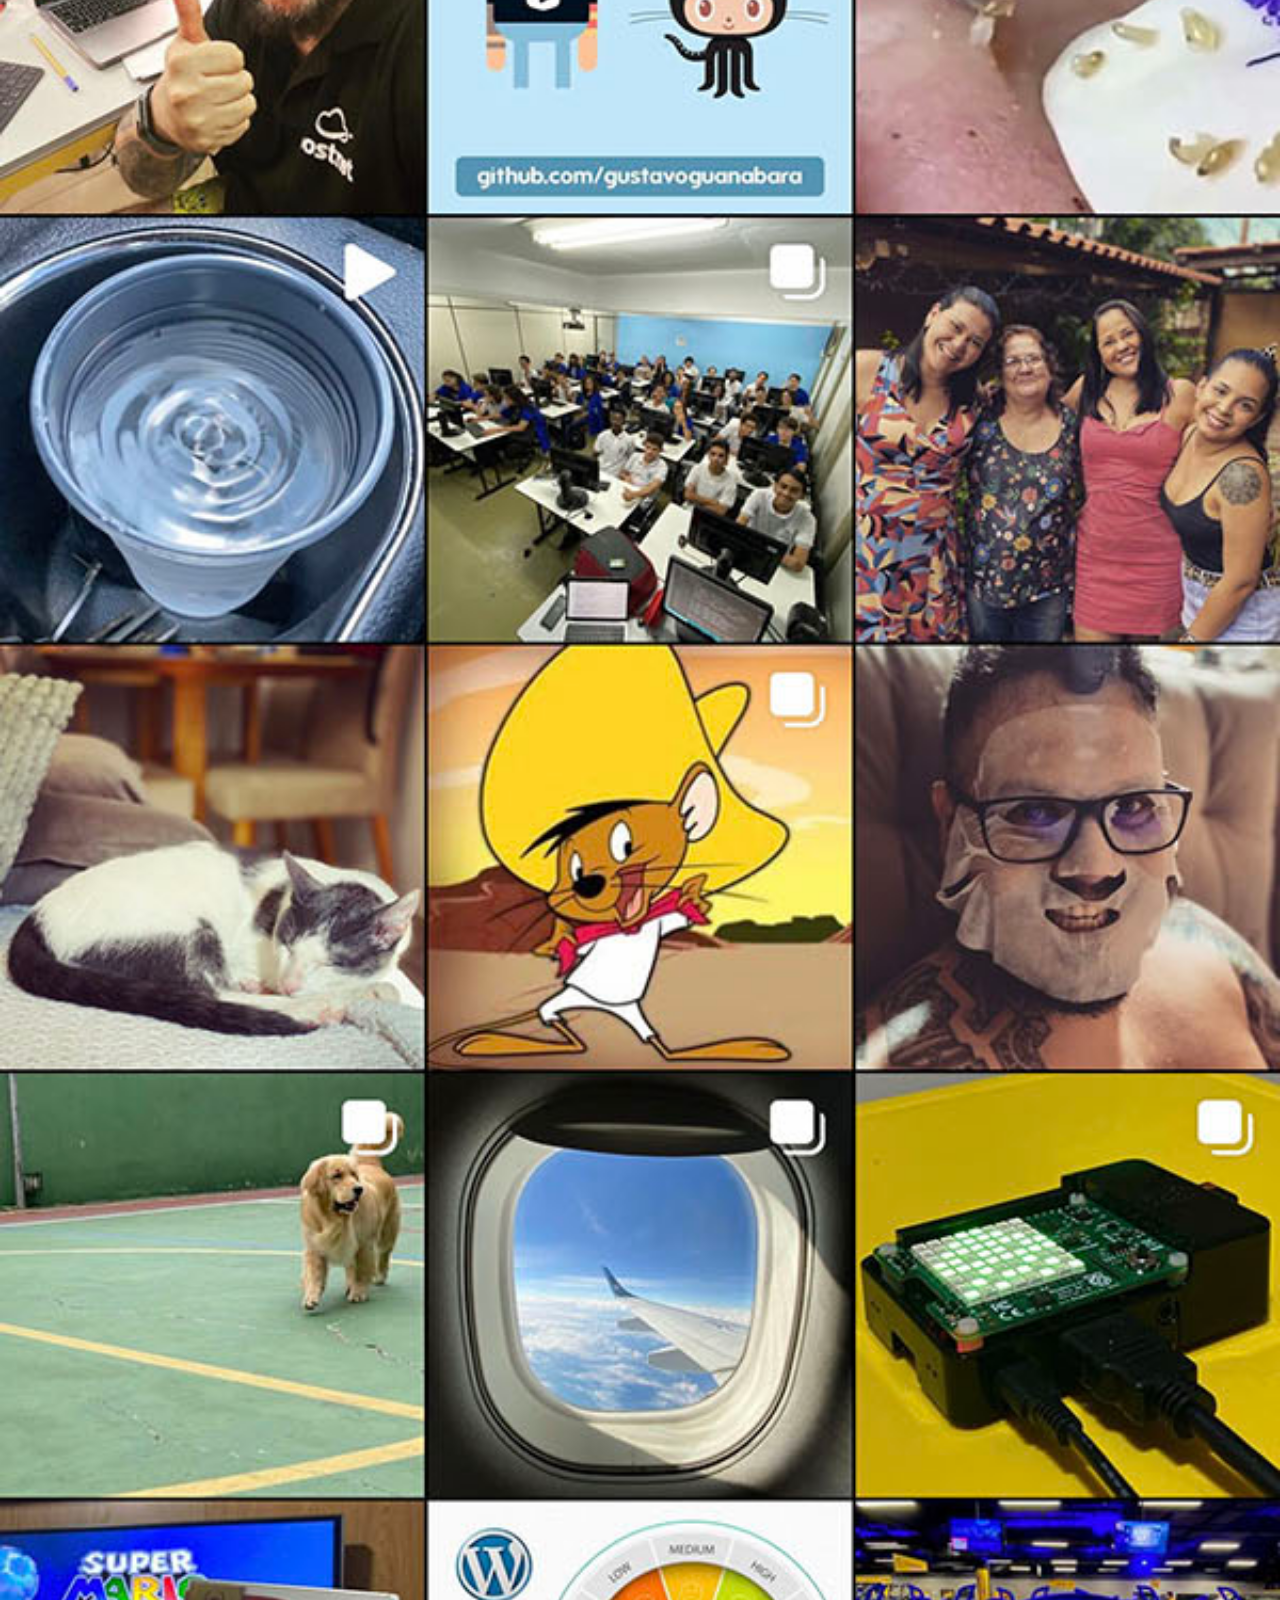
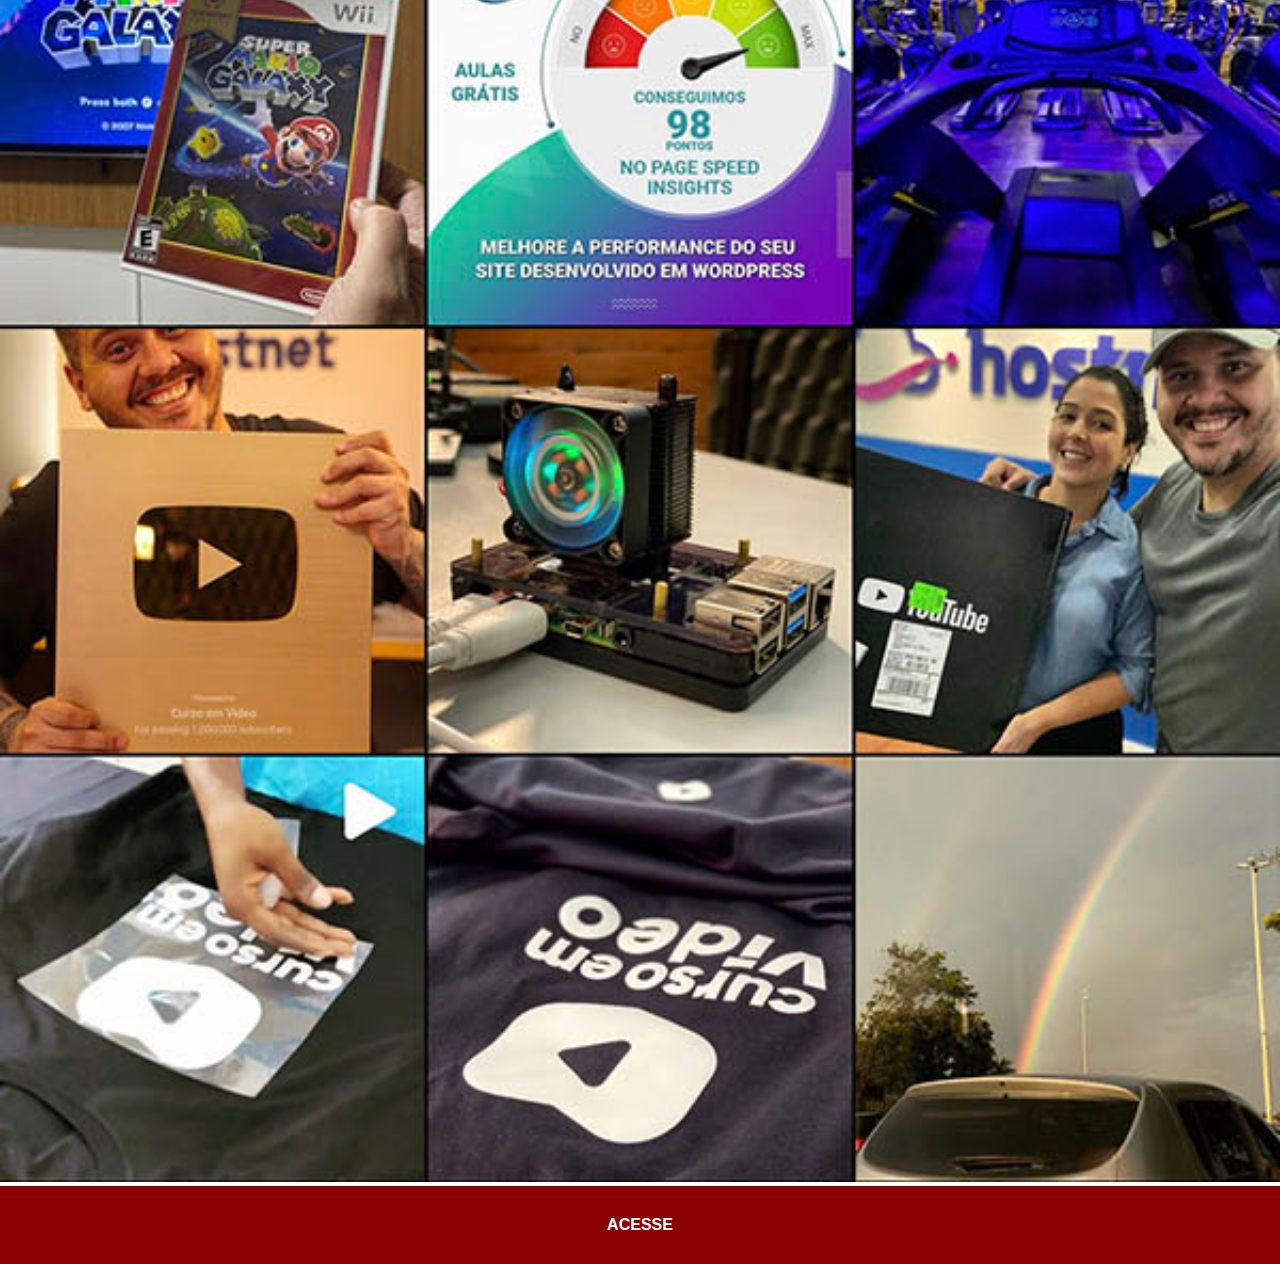
<file: instagram.html>
<!DOCTYPE html>
<html lang="pt-br">
<head>
    <meta charset="UTF-8">
    <meta name="viewport" content="width=device-width, initial-scale=1.0">
    <title>instagram</title>
    <style>
        *{
            margin: 0px;
            padding: 0px;
            font-family: Arial, Helvetica, sans-serif;
        }

        img{
            width: 100vw;
        }

        ::-webkit-scrollbar{
            width: 0px;
            height: 0px;
        }

        a{
            display: block;
            background-color: darkred;
            color: white;
            padding: 30px;
            text-align: center;
            text-decoration: none;
            font-weight: bolder;
        }
    </style>
</head>
<body>
    <img src="imagens/tela-instagram.jpg" alt="instagram">
    <a target="_blank" href="https://www.instagram.com/cursoemvideo/">ACESSE</a>
</body>
</html>
</file>
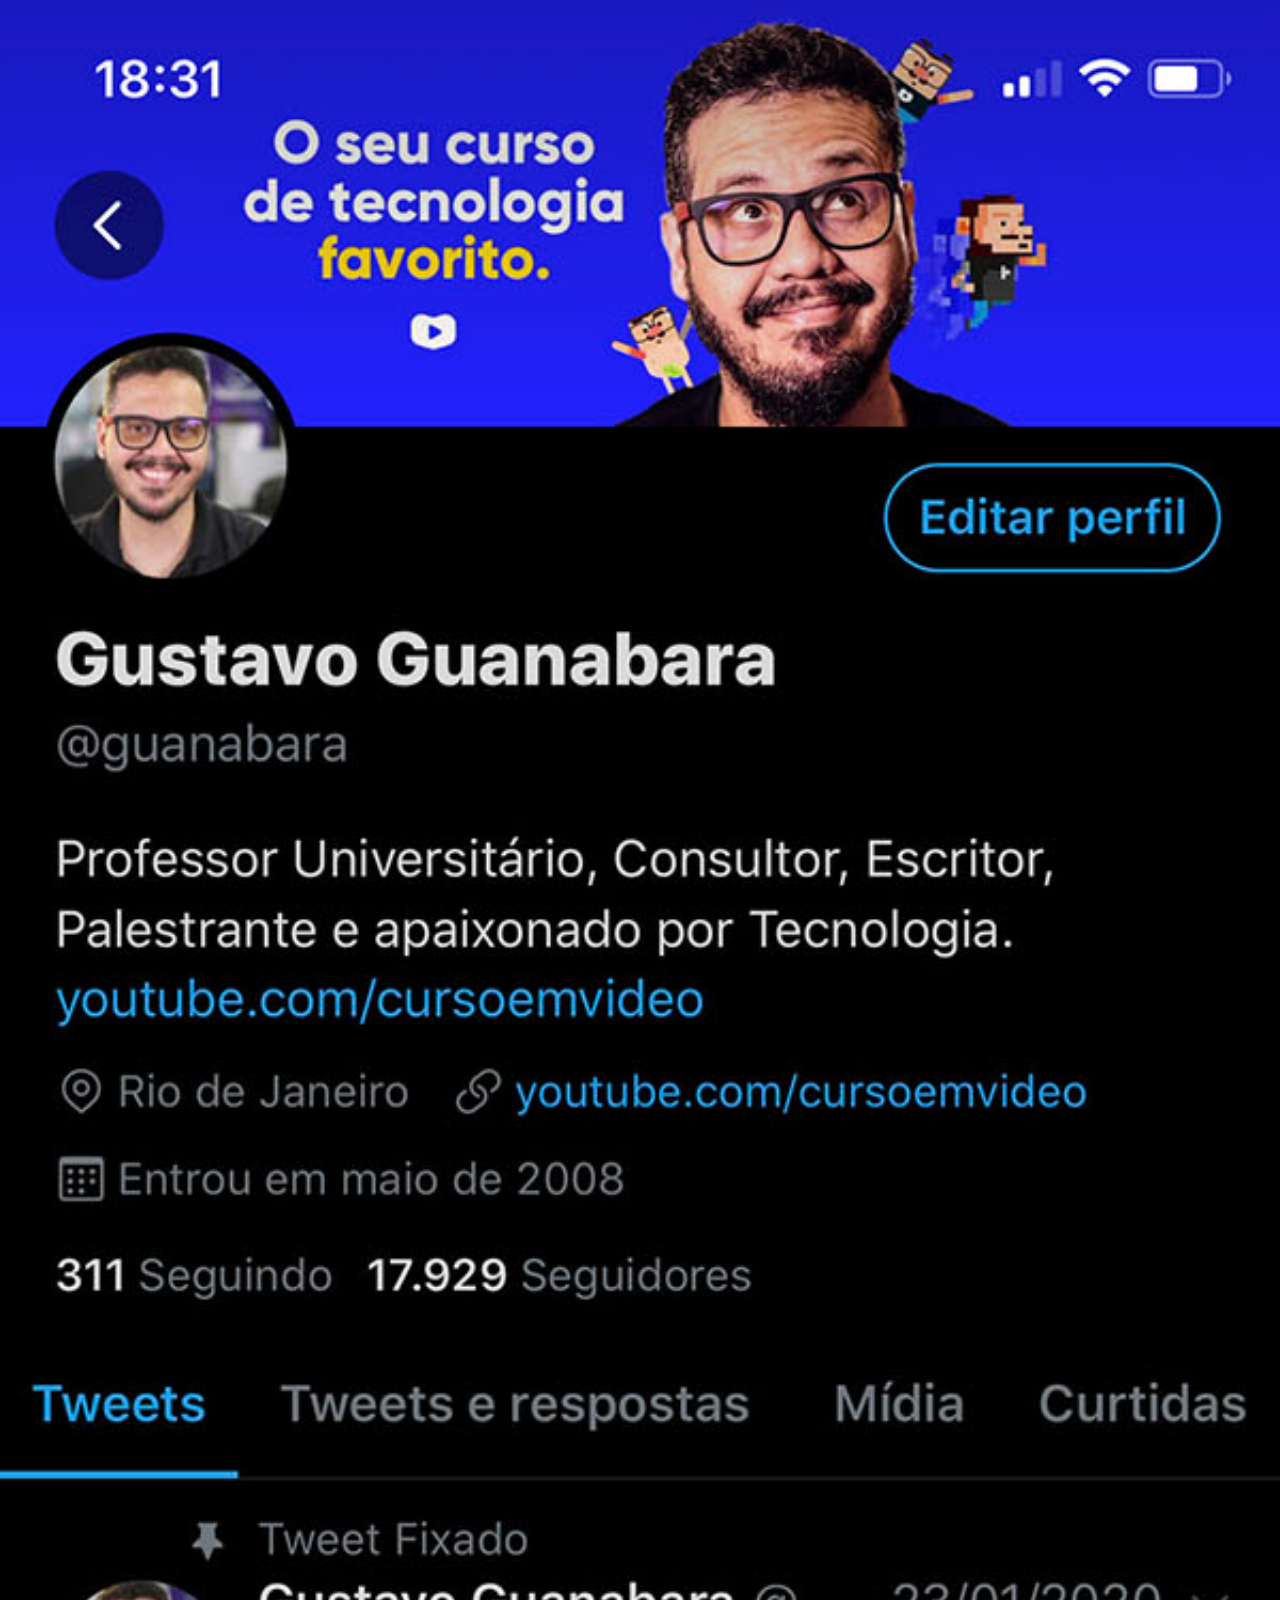
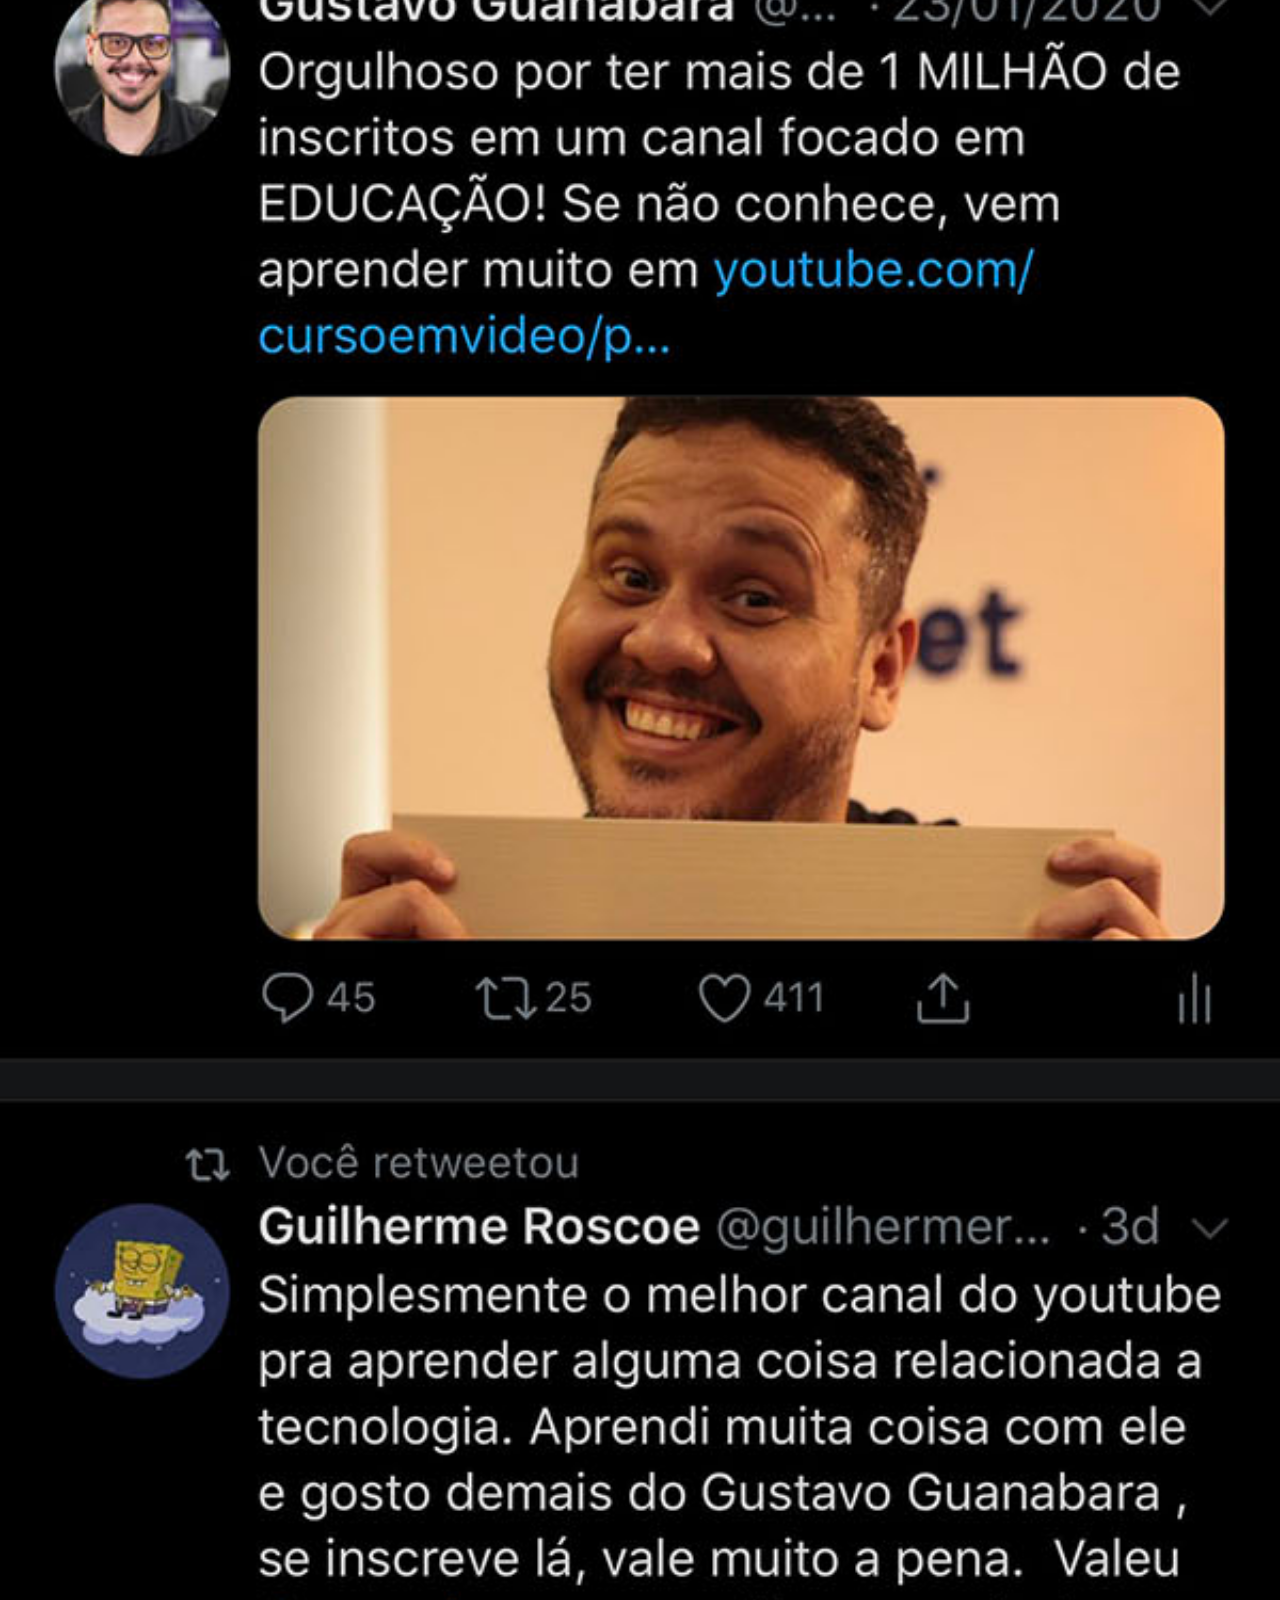
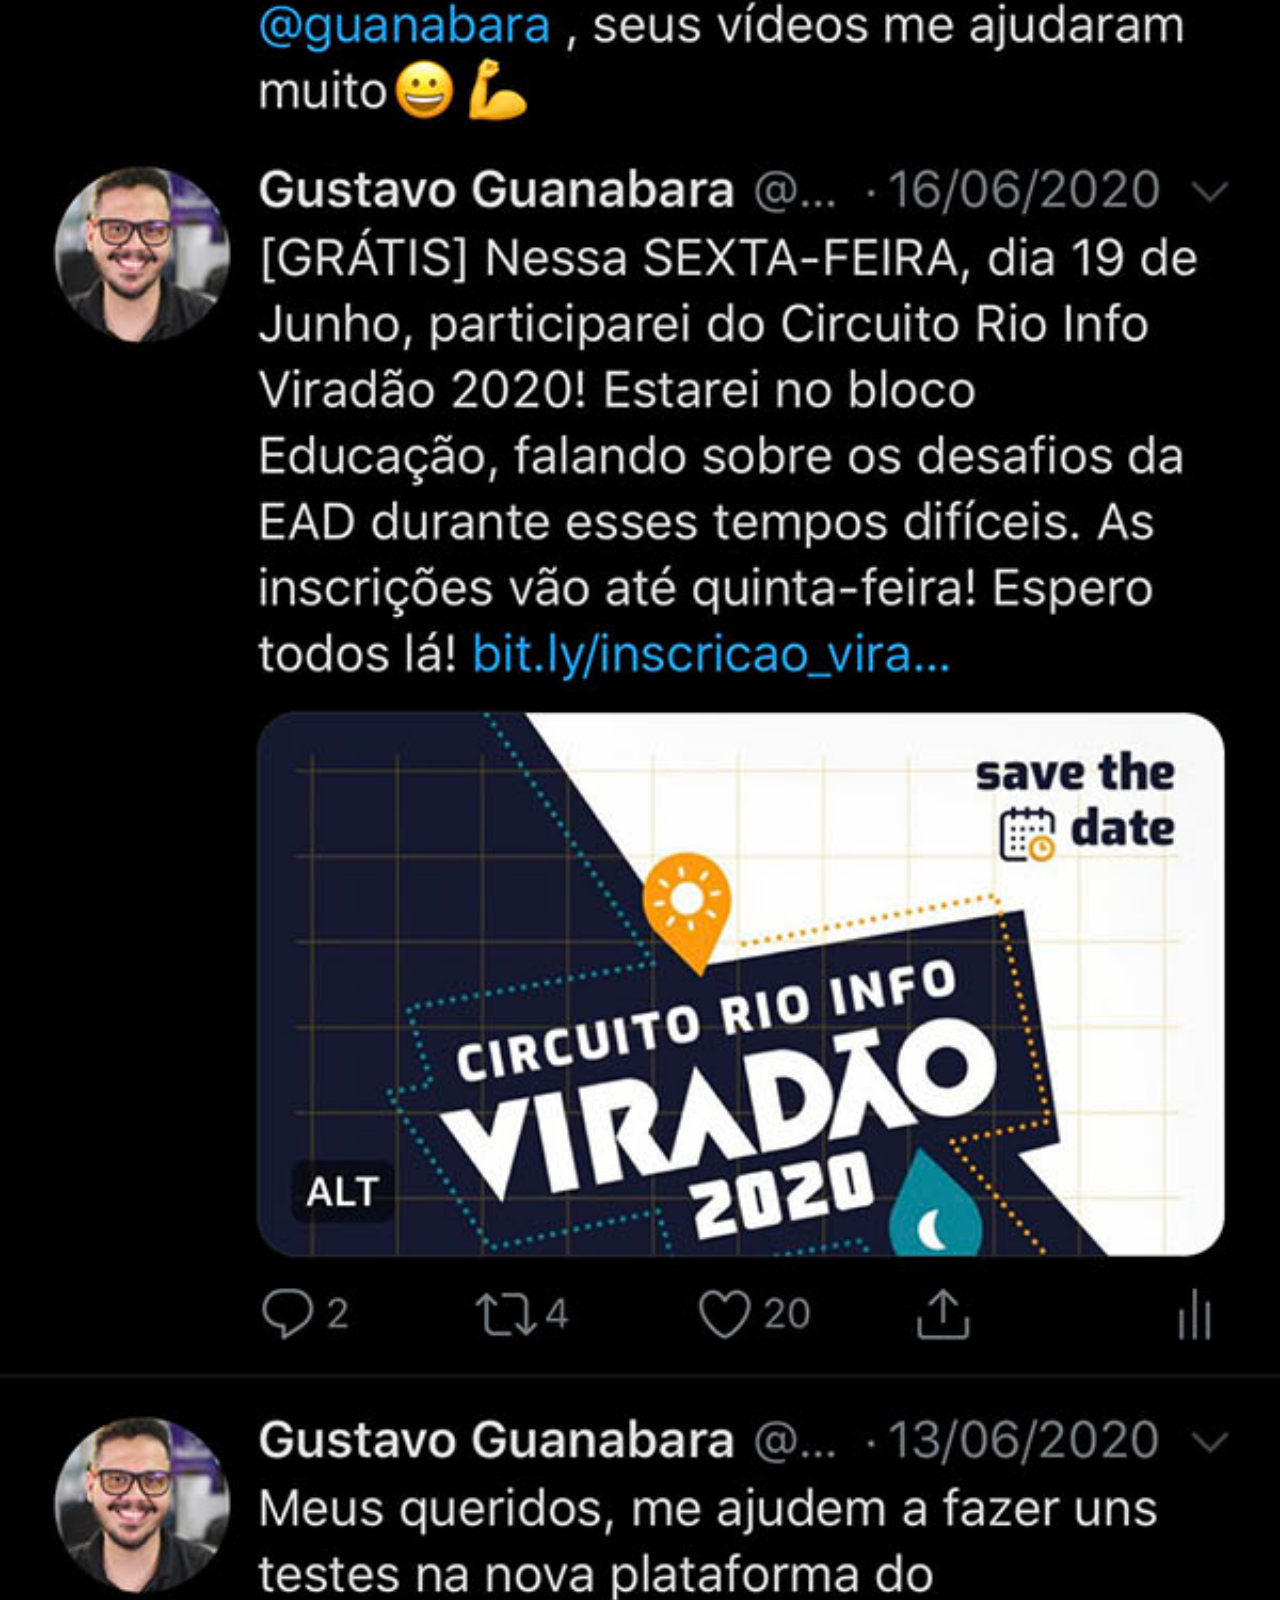
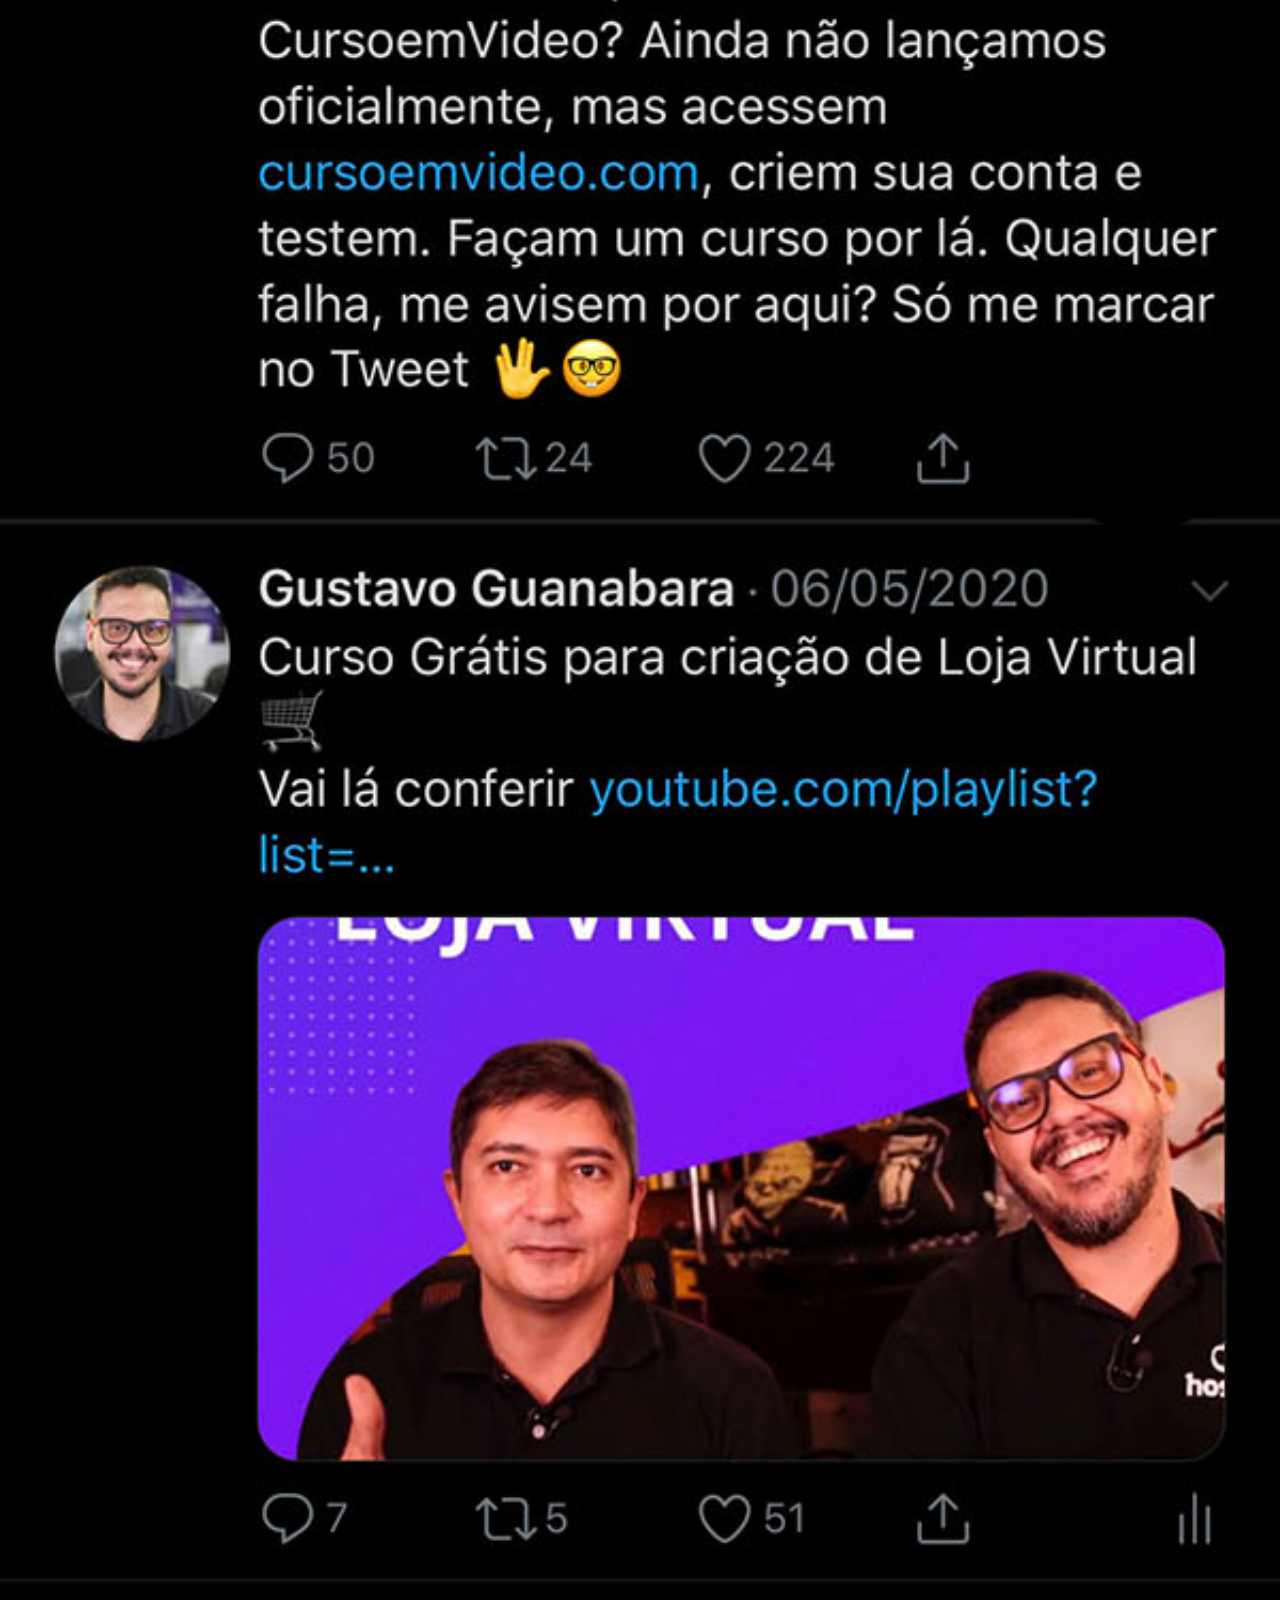
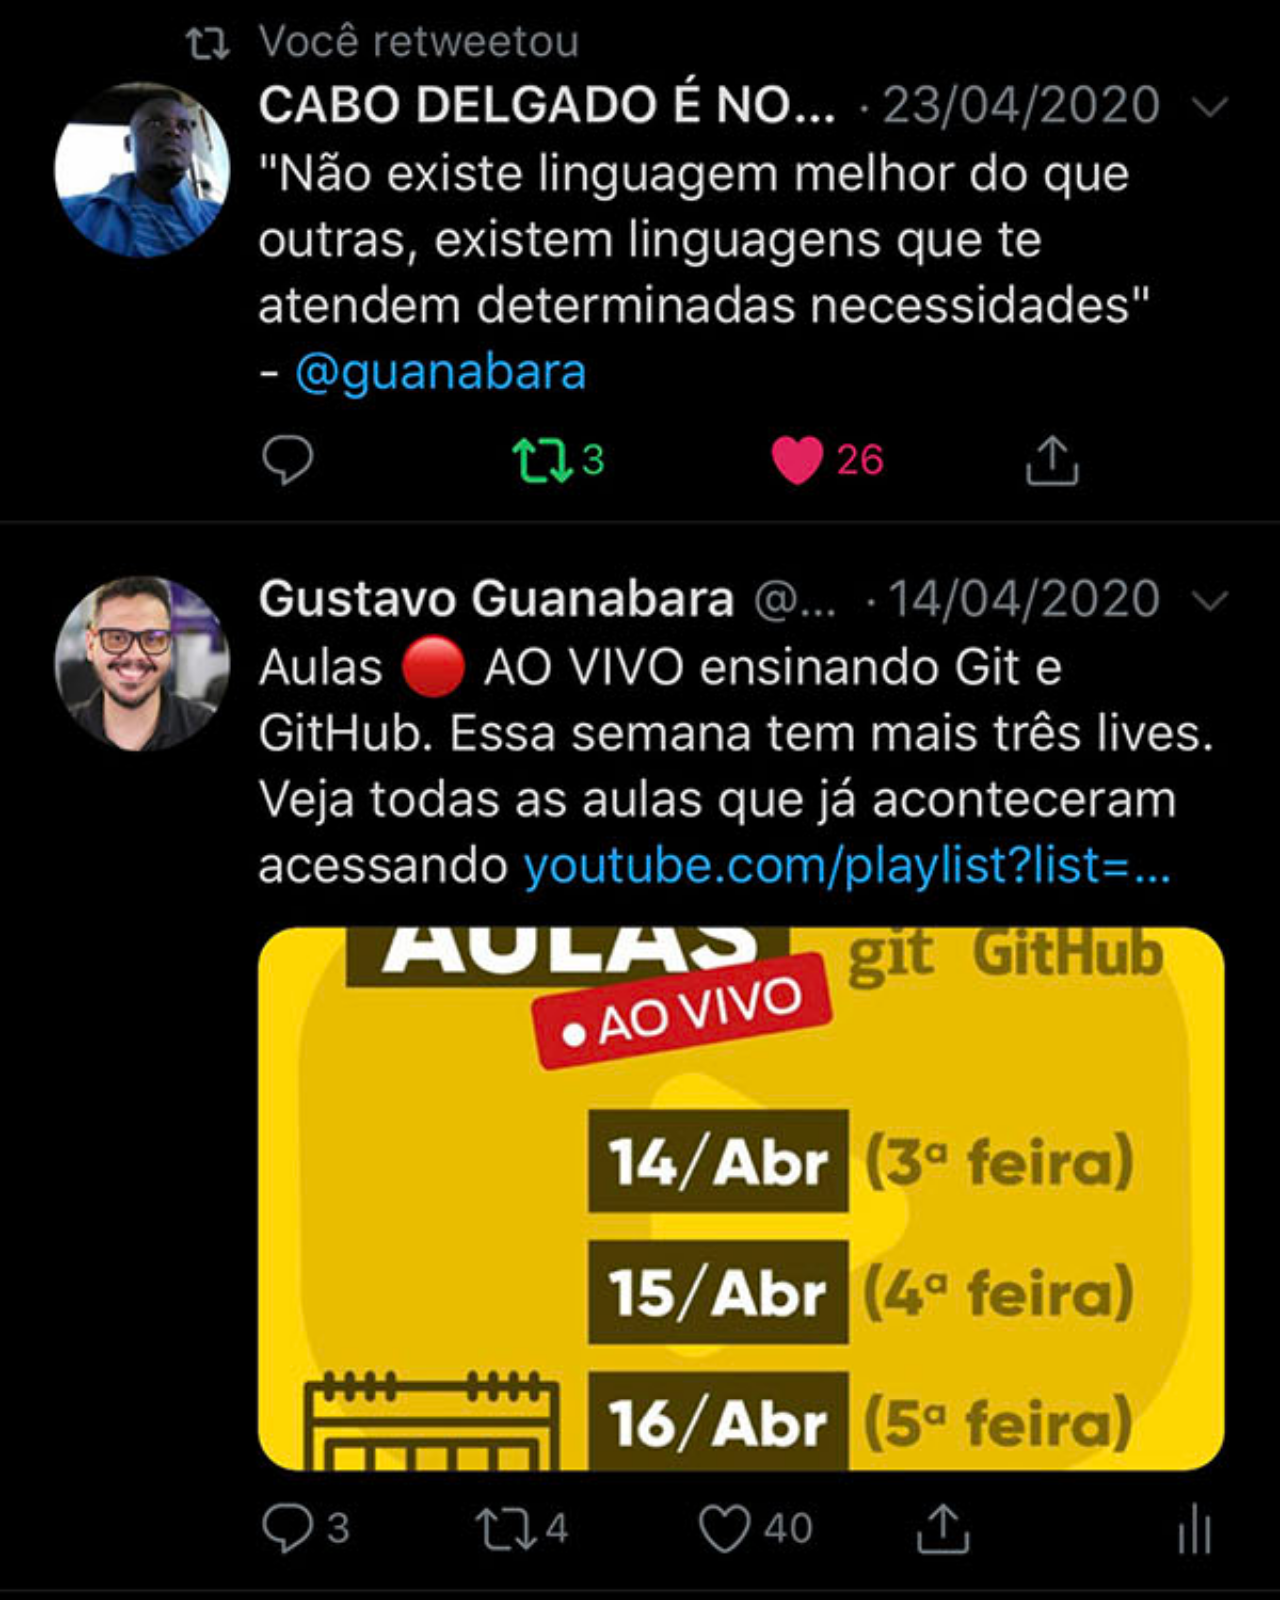
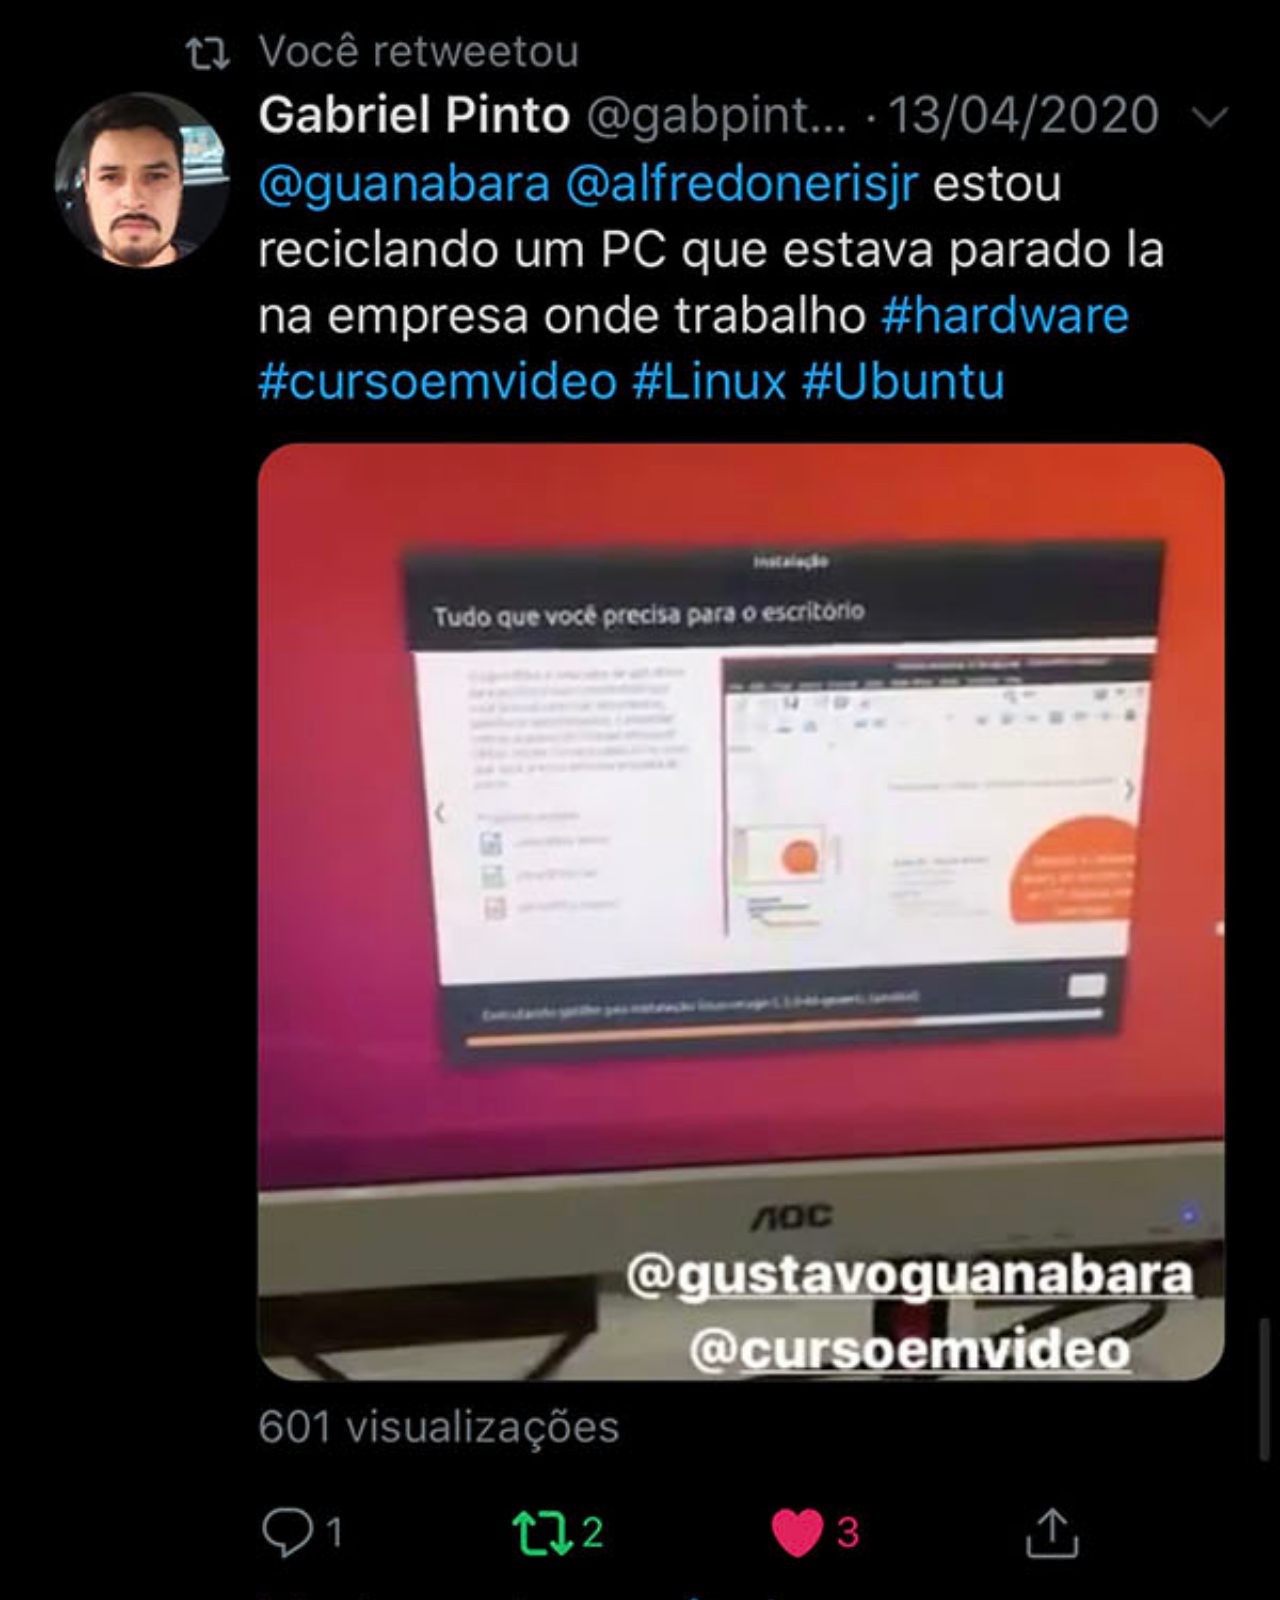
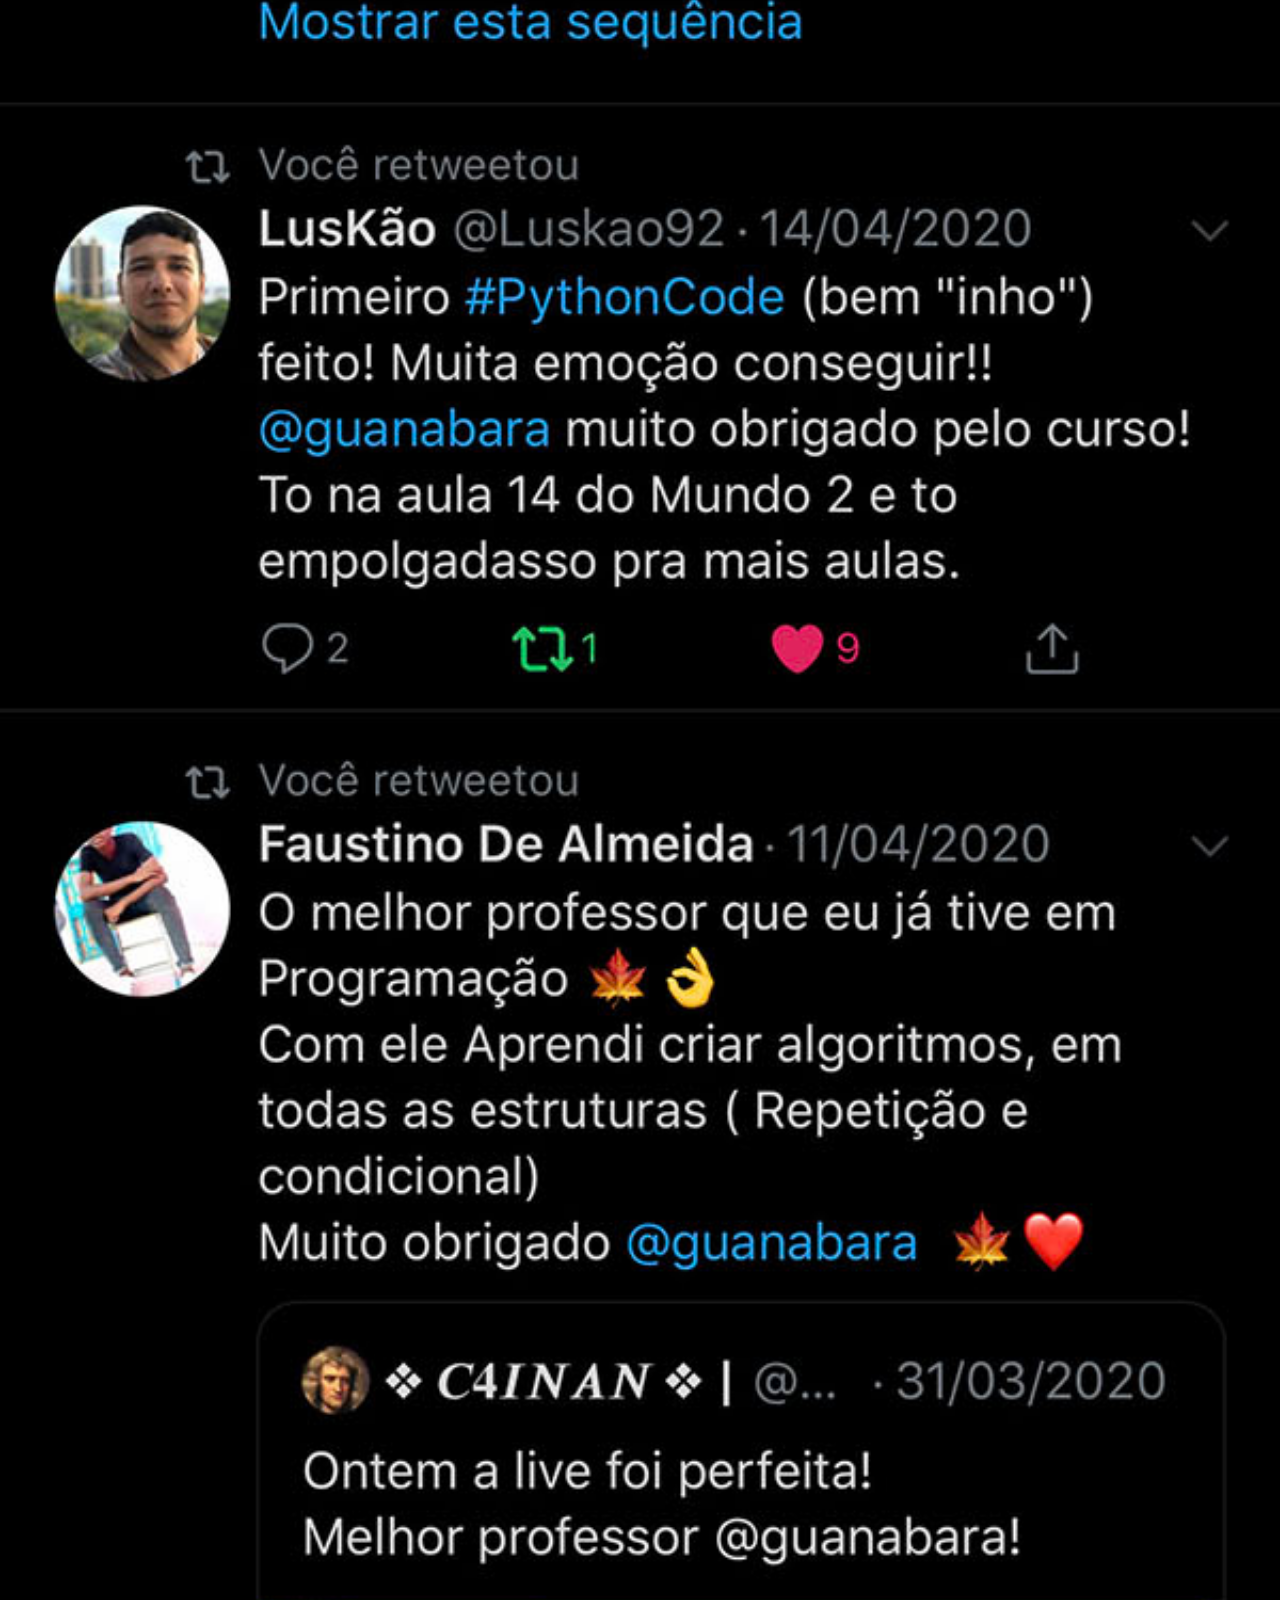
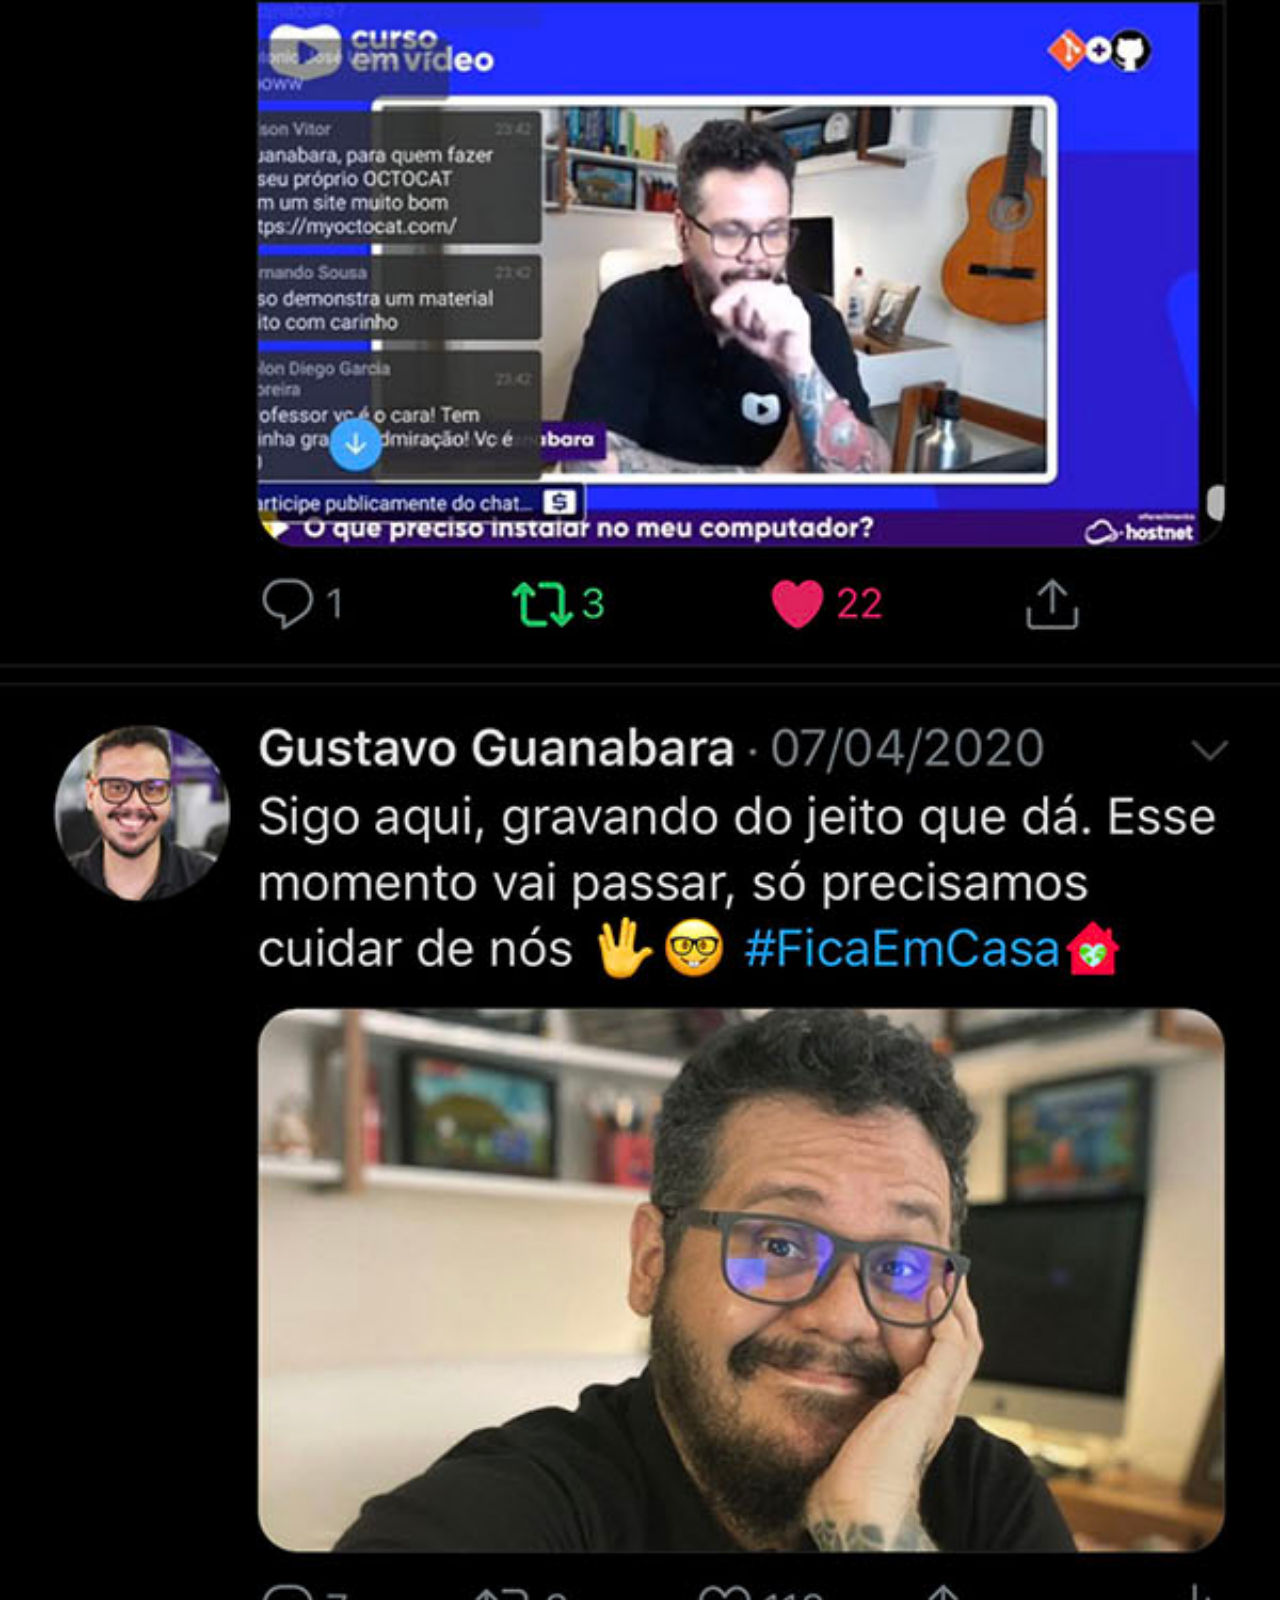
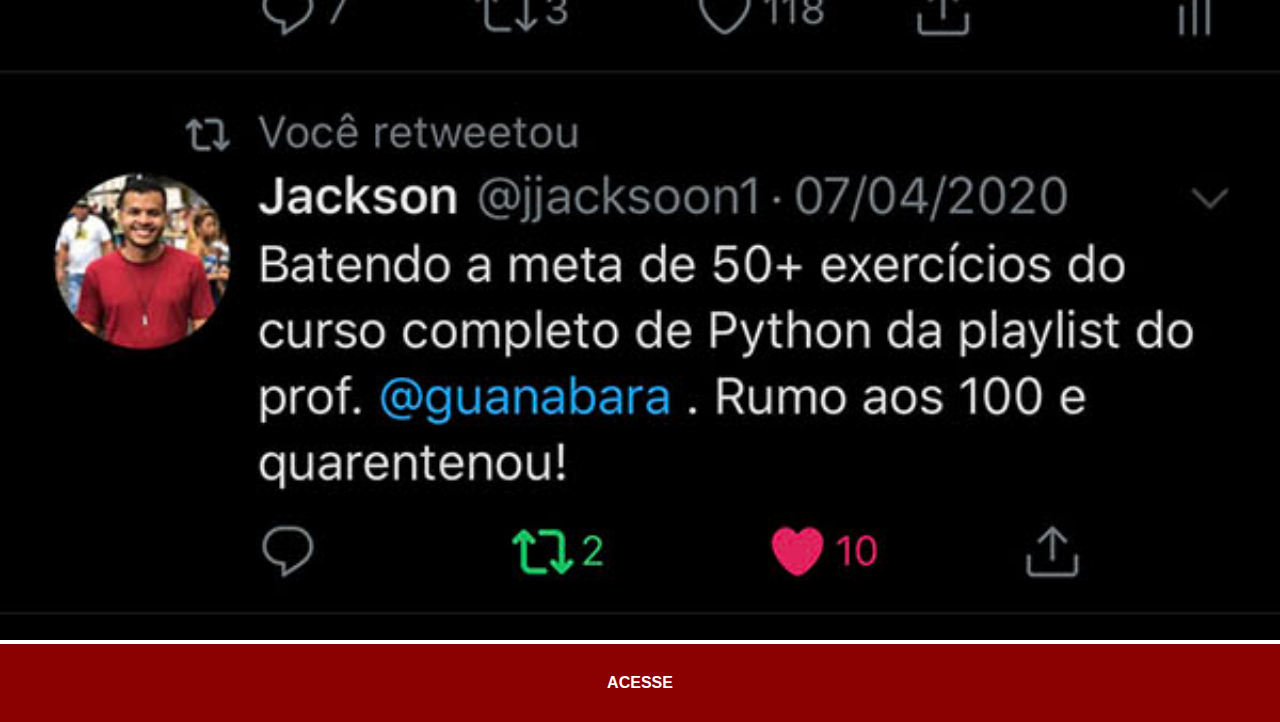
<file: twitter.html>
<!DOCTYPE html>
<html lang="pt-br">
<head>
    <meta charset="UTF-8">
    <meta name="viewport" content="width=device-width, initial-scale=1.0">
    <title>twitter</title>
    <style>
        *{
            margin: 0px;
            padding: 0px;
            font-family: Arial, Helvetica, sans-serif;
        }

        img{
            width: 100vw;
        }

        ::-webkit-scrollbar{
            width: 0px;
            height: 0px;
        }

        a{
            display: block;
            background-color: darkred;
            color: white;
            padding: 30px;
            text-align: center;
            text-decoration: none;
            font-weight: bolder;
        }
    </style>
</head>
<body>
    <img src="imagens/tela-twitter.jpg" alt="twitter">
    <a target="_blank" href="https://x.com/i/flow/login?redirect_after_login=%2Fcursosemvideo">ACESSE</a>
</body>
</html>
</file>
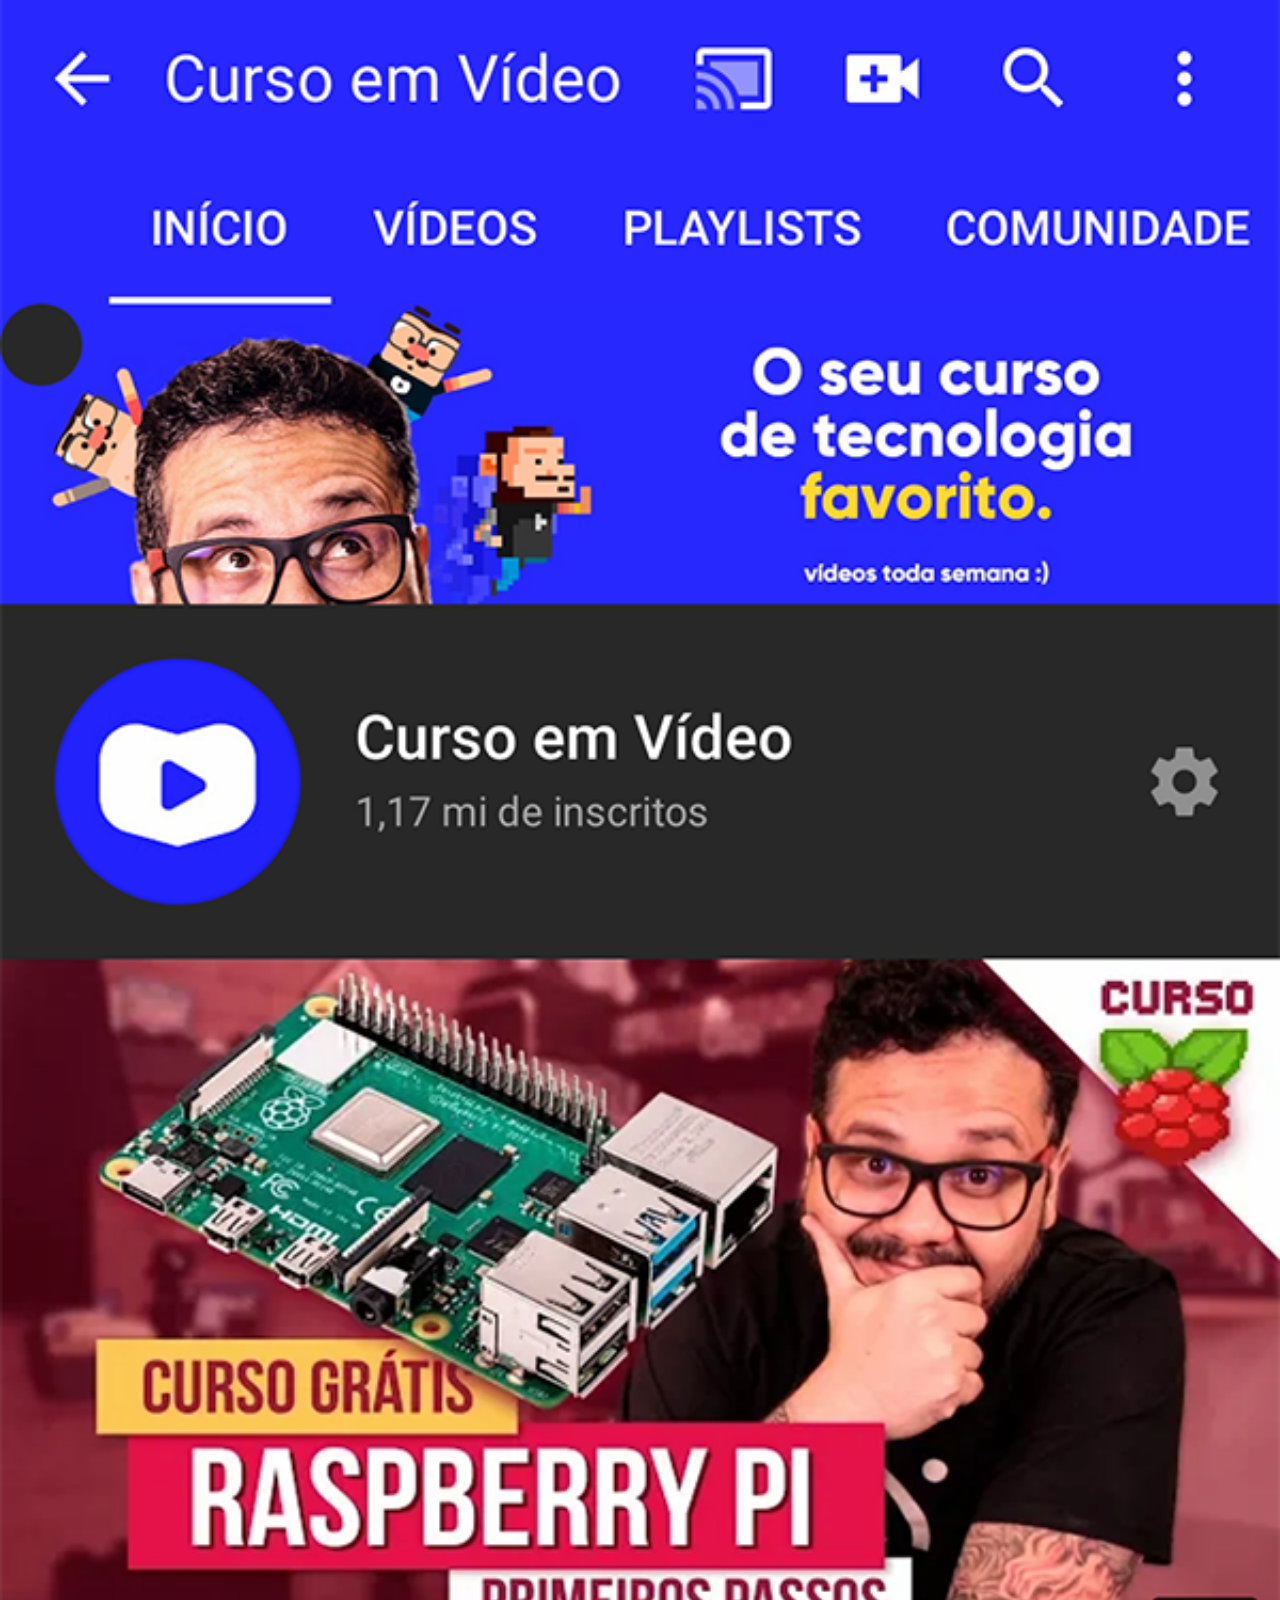
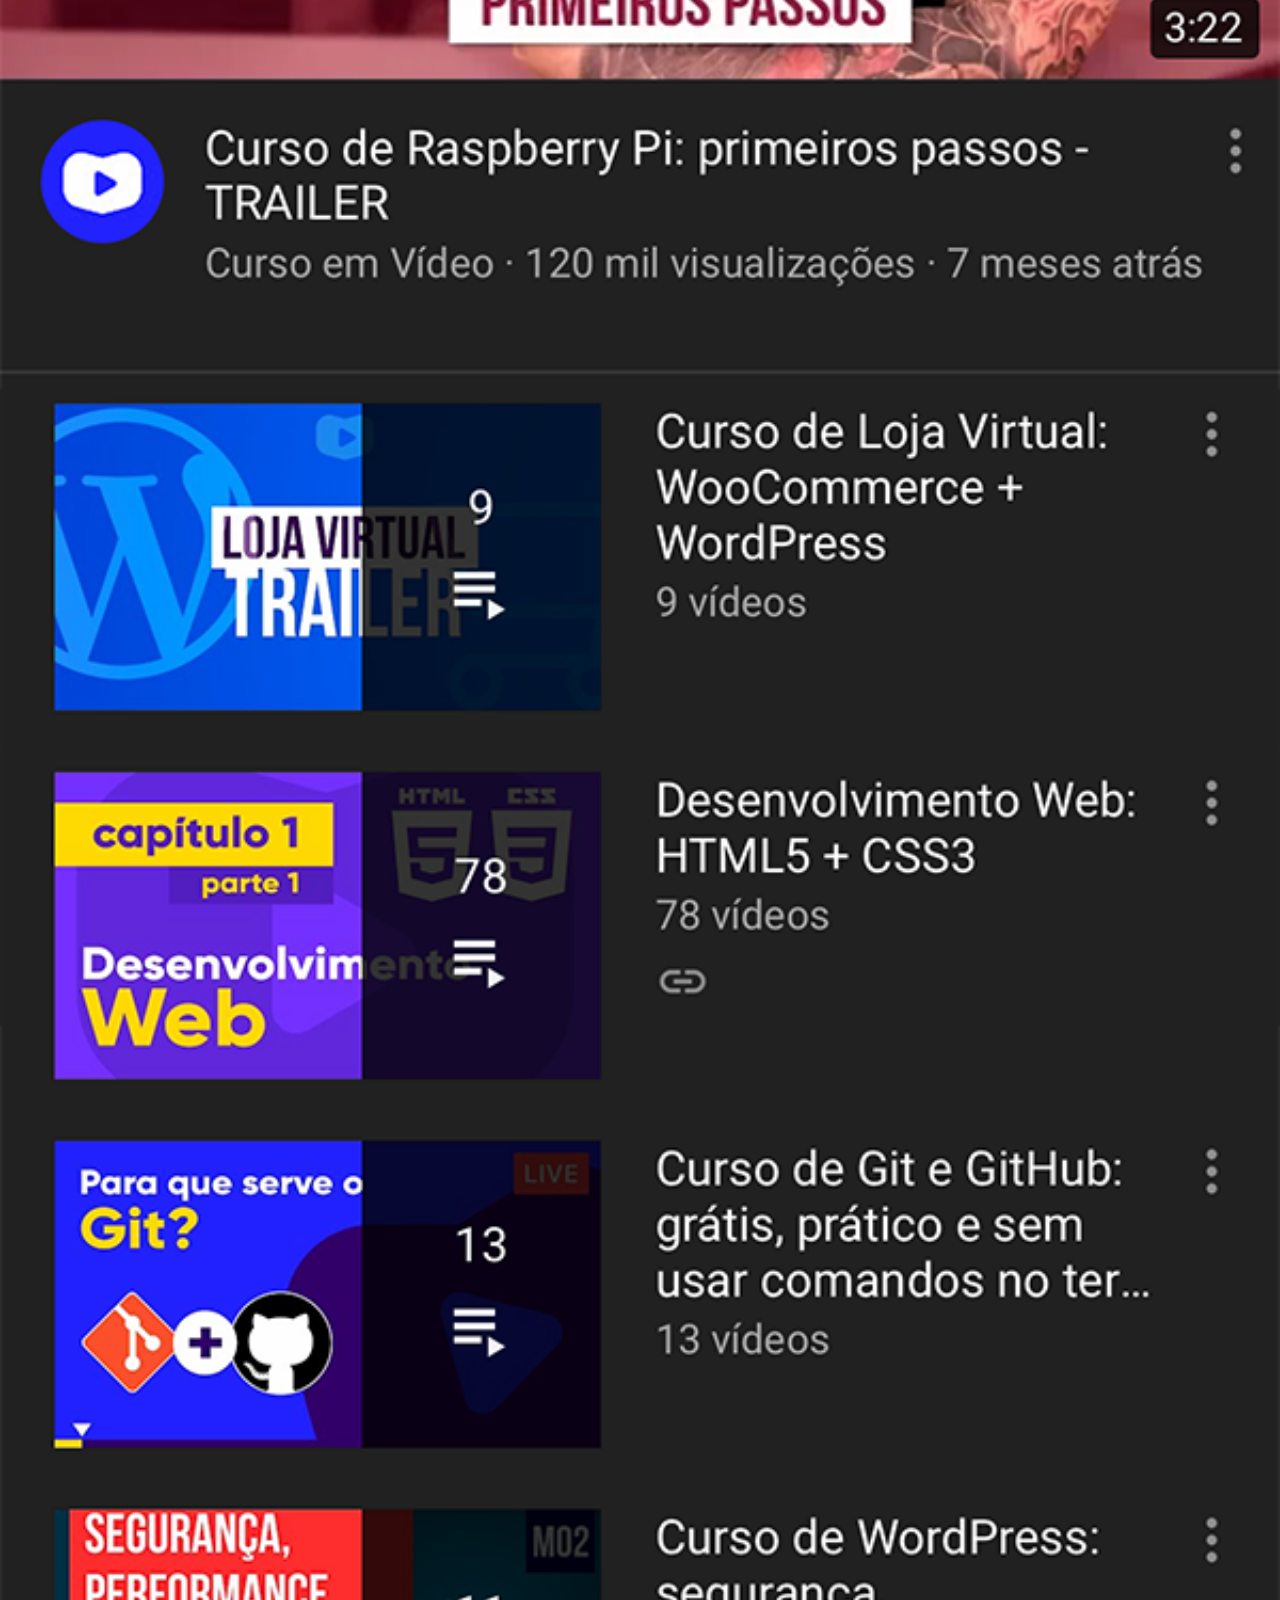
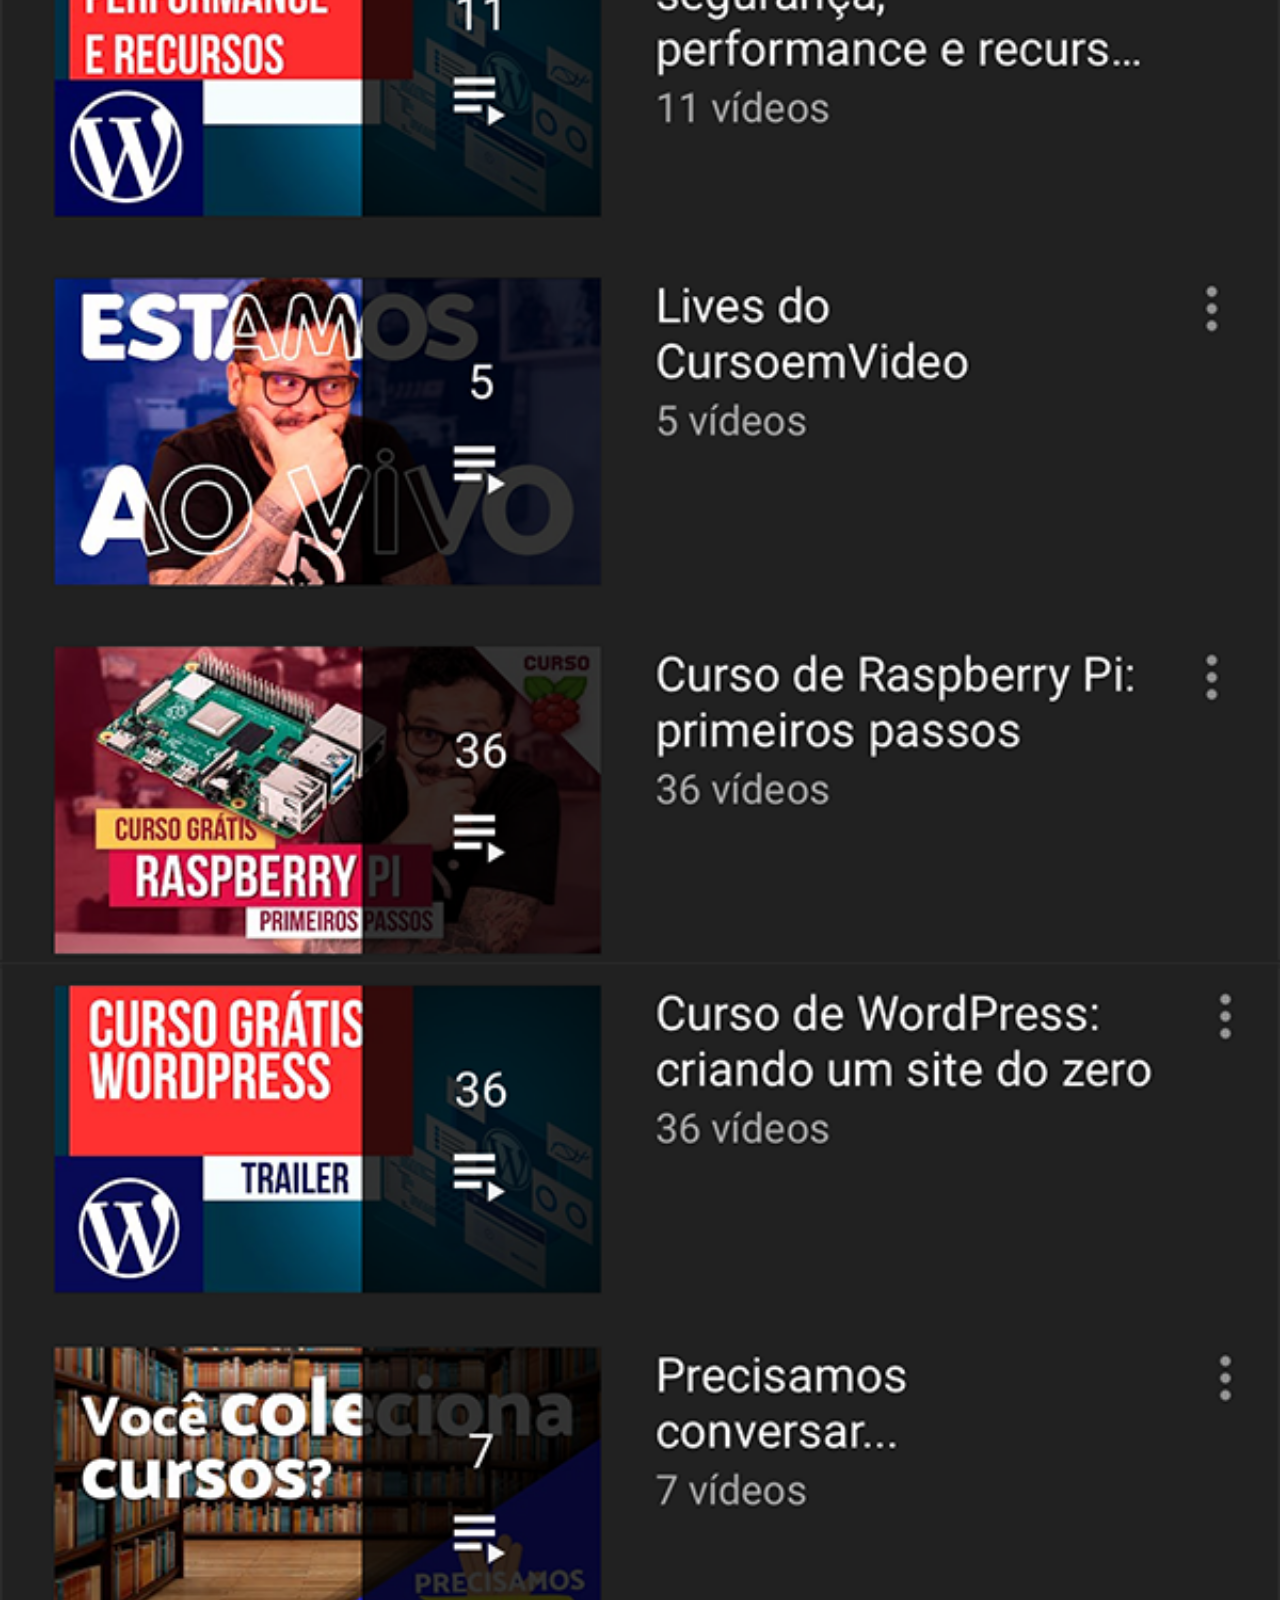
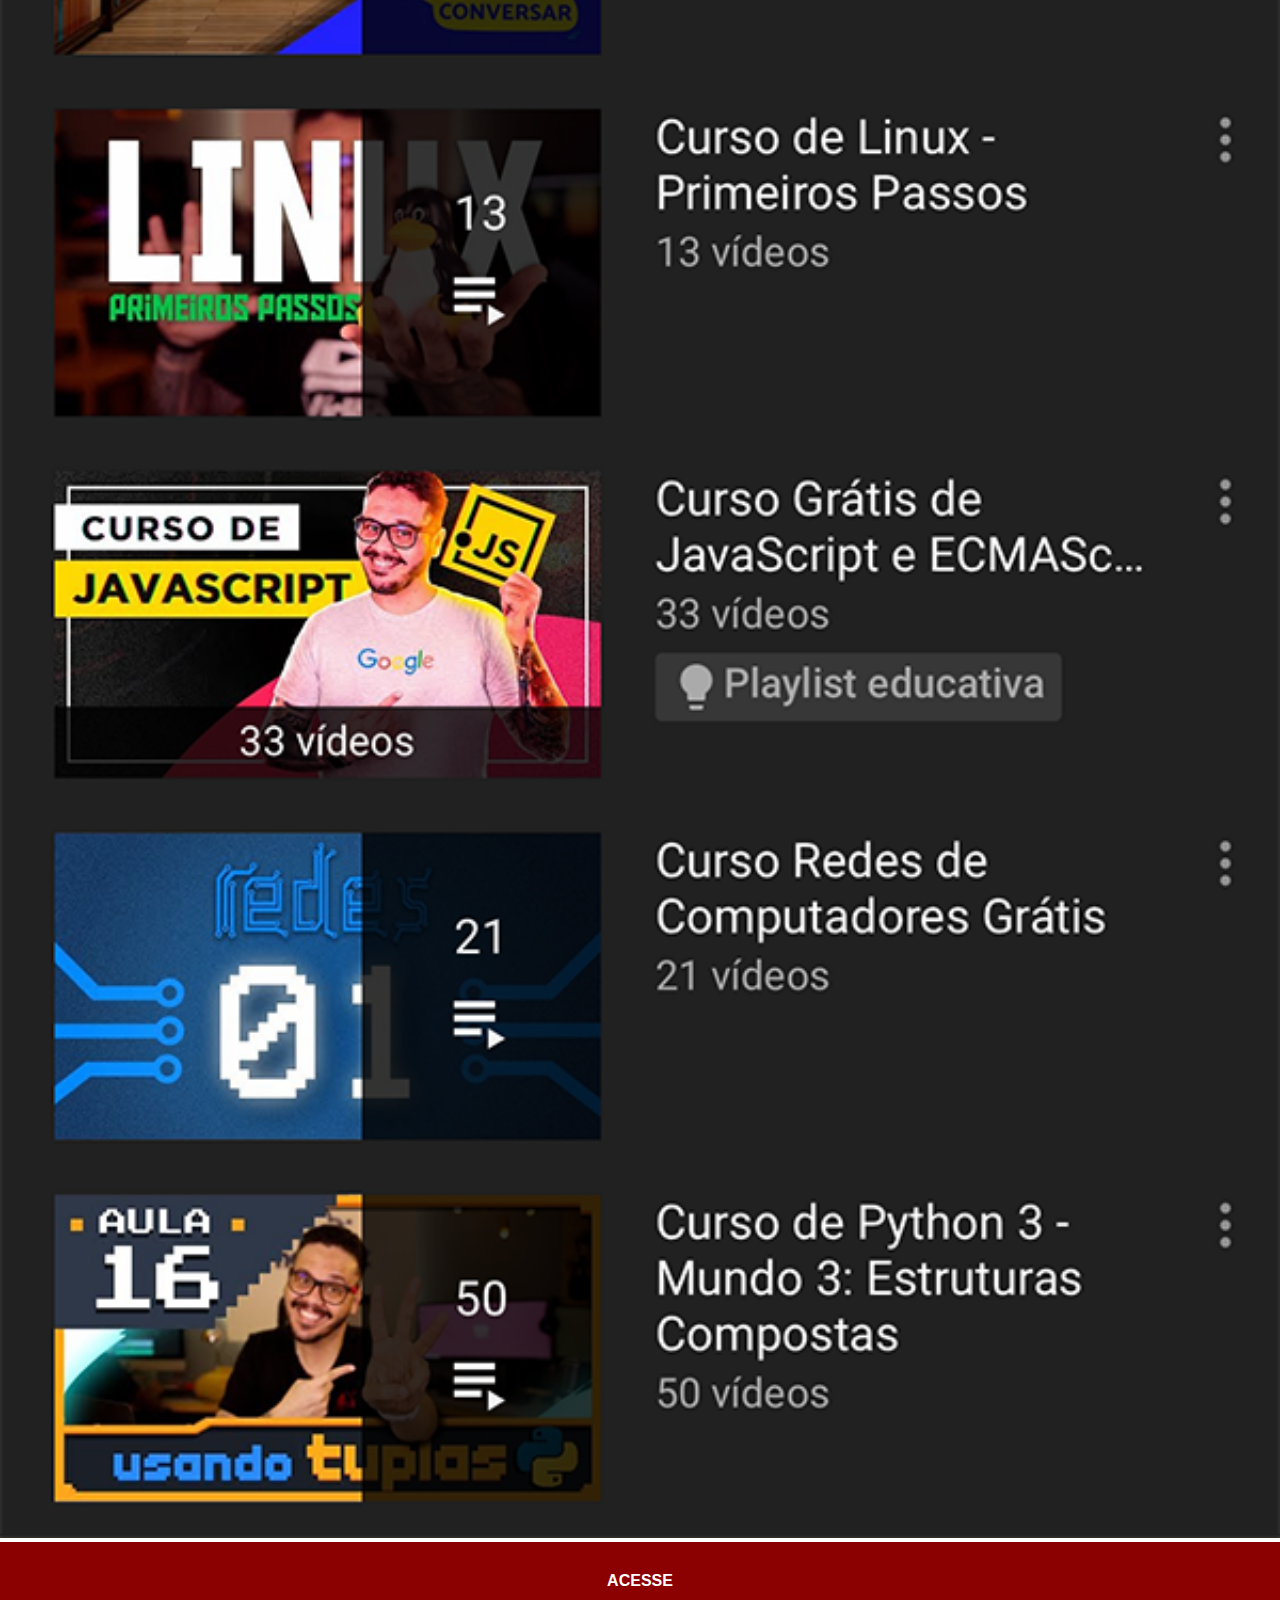
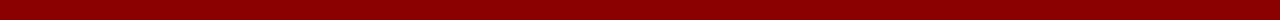
<file: youtube.html>
<!DOCTYPE html>
<html lang="pt-br">
<head>
    <meta charset="UTF-8">
    <meta name="viewport" content="width=device-width, initial-scale=1.0">
    <title>youtube</title>
    <style>
        *{
            margin: 0px;
            padding: 0px;
            font-family: Arial, Helvetica, sans-serif;
        }

        img{
            width: 100vw;
        }

        ::-webkit-scrollbar{
            width: 0px;
            height: 0px;
        }

        a{
            display: block;
            background-color: darkred;
            color: white;
            padding: 30px;
            text-align: center;
            text-decoration: none;
            font-weight: bolder;
        }
    </style>
</head>
<body>
    <img src="imagens/tela-youtube.png" alt="youtube">
    <a target="_blank" href="https://www.youtube.com/c/CursoemV%C3%ADdeo/playlists">ACESSE</a>
</body>
</html>
</file>
<file: estilos/style.css>
@charset "UTF-8";

*{
    margin: 0px;
    padding: 0px;
    font-family: Arial, Helvetica, sans-serif;
}

html, body{
    height: 100vh;
    width: 100vw;
    background-color: black;
}

body{
    background: url(../imagens/fundo-madeira.jpg);
    background-position: top center;
    background-repeat: no-repeat;
    background-size: cover;
    background-attachment: fixed;
}

main{
    height: 100vh;
    position: relative;
}

section#telefone{
    position: relative;
    top: 50%;
    left: 50%;
    transform: translate(-50%, -50%);
    height: 627px;
    width: 311px;
    background: url(../imagens/frame-iphone.png) no-repeat;
}

iframe#tela{
    position: relative;
    top: 80px;
    left: 22px;
    height: 471px;
    width: 266px;
}

section#redes-sociais{
    text-align: right;
    margin-top: -600px;
    margin-right: 20px;
    
}

section#redes-sociais img{
    width: 60px;
    margin: 10px;
    border-radius: 50%;
    box-shadow: 2px 2px 5px rgba(0, 0, 0, 0.400);
    box-sizing: border-box;
}

section#redes-sociais img:hover{
    border: 2px solid rgba(255, 255, 255, 0.500);
    transform: translate(-3px, -3px);
    box-shadow: 5px 5px 10px rgba(0, 0, 0, 0.400);
    transition: transform .4s, border .4s;
}
</file>
